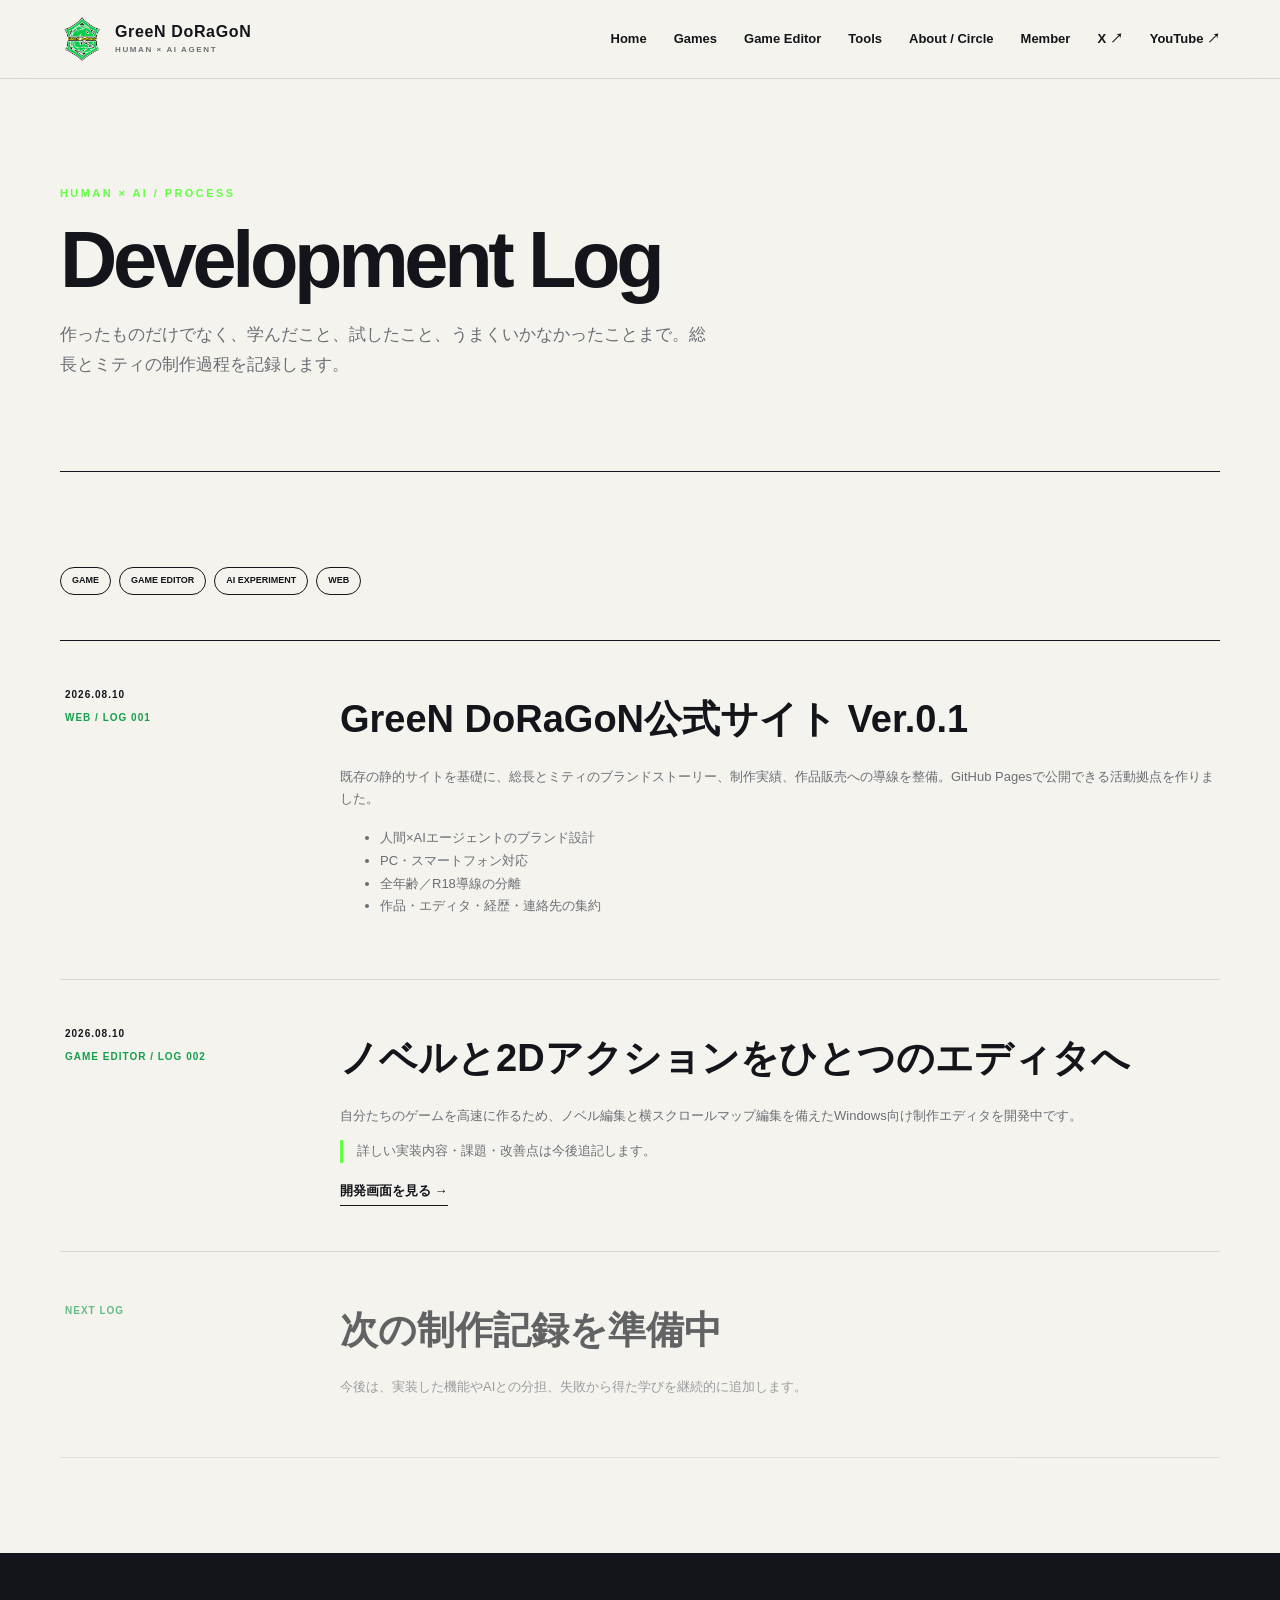
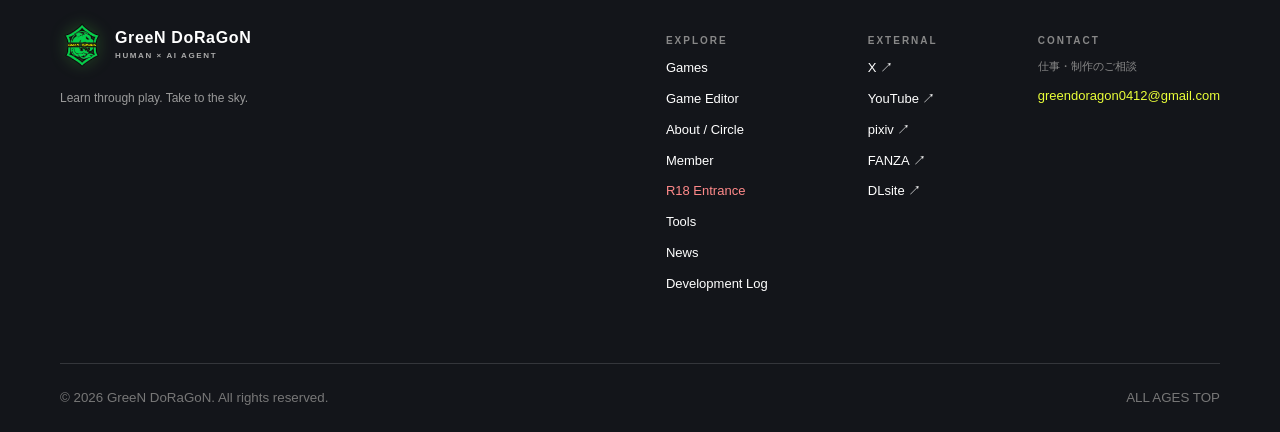
<file: development-log/index.html>
<!doctype html><html lang="ja"><head><meta charset="utf-8"><meta name="viewport" content="width=device-width, initial-scale=1"><meta name="description" content="総長とミティによる制作・開発の記録。"><title>Development Log — GreeN DoRaGoN</title><link rel="stylesheet" href="../assets/style.css"><script src="../assets/site-data.js" defer></script><script src="../assets/app.js" defer></script></head>
<body data-page="log" data-depth="1"><a class="skip-link" href="#main">本文へ移動</a><div data-site-header></div><main id="main"><header class="page-hero wrap"><p class="eyebrow">HUMAN × AI / PROCESS</p><h1>Development Log</h1><p>作ったものだけでなく、学んだこと、試したこと、うまくいかなかったことまで。総長とミティの制作過程を記録します。</p></header><section class="wrap section"><div class="log-filter-note"><span>GAME</span><span>GAME EDITOR</span><span>AI EXPERIMENT</span><span>WEB</span></div><div class="log-entries"><article><div><time>2026.08.10</time><span>WEB / LOG 001</span></div><div><h2>GreeN DoRaGoN公式サイト Ver.0.1</h2><p>既存の静的サイトを基礎に、総長とミティのブランドストーリー、制作実績、作品販売への導線を整備。GitHub Pagesで公開できる活動拠点を作りました。</p><ul><li>人間×AIエージェントのブランド設計</li><li>PC・スマートフォン対応</li><li>全年齢／R18導線の分離</li><li>作品・エディタ・経歴・連絡先の集約</li></ul></div></article><article><div><time>2026.08.10</time><span>GAME EDITOR / LOG 002</span></div><div><h2>ノベルと2Dアクションをひとつのエディタへ</h2><p>自分たちのゲームを高速に作るため、ノベル編集と横スクロールマップ編集を備えたWindows向け制作エディタを開発中です。</p><p class="log-placeholder">詳しい実装内容・課題・改善点は今後追記します。</p><a class="text-link" href="../game-editor/index.html">開発画面を見る →</a></div></article><article class="coming-log"><div><span>NEXT LOG</span></div><div><h2>次の制作記録を準備中</h2><p>今後は、実装した機能やAIとの分担、失敗から得た学びを継続的に追加します。</p></div></article></div></section></main><div data-site-footer></div></body></html>
</file>
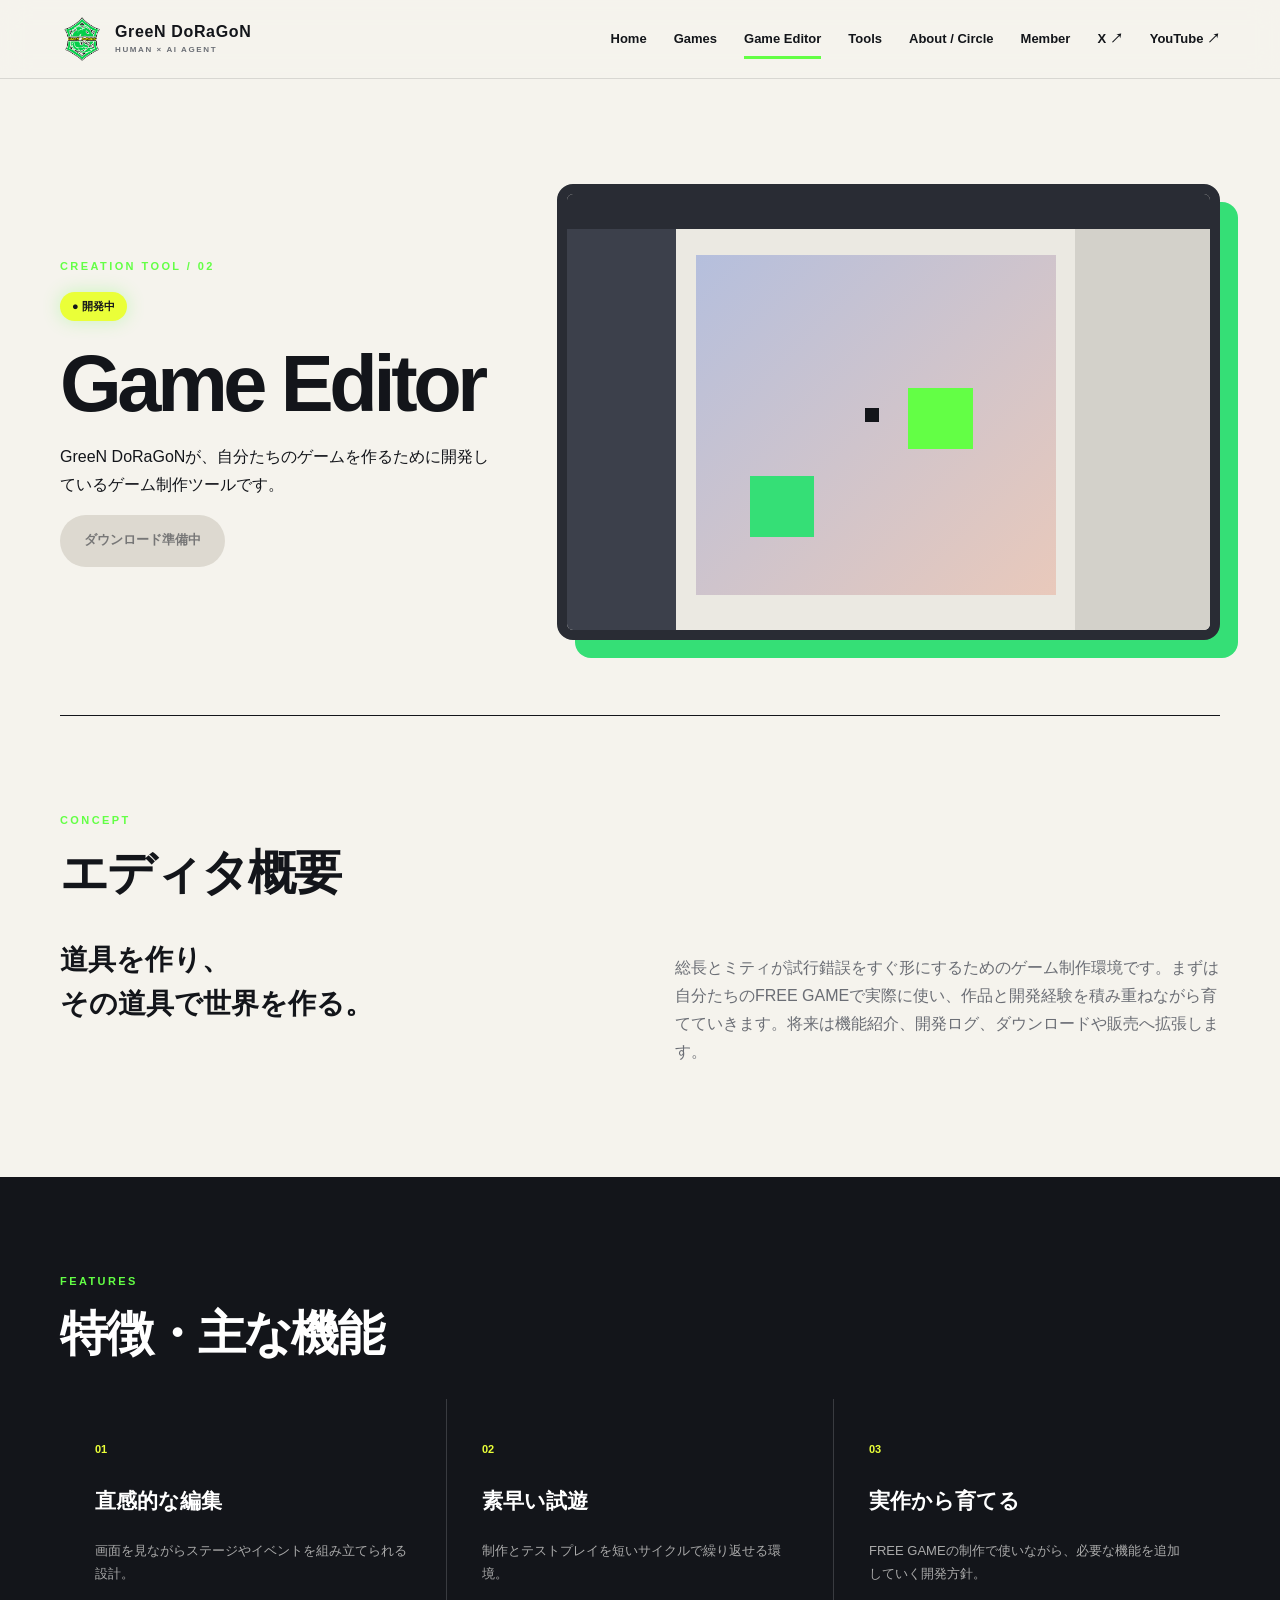
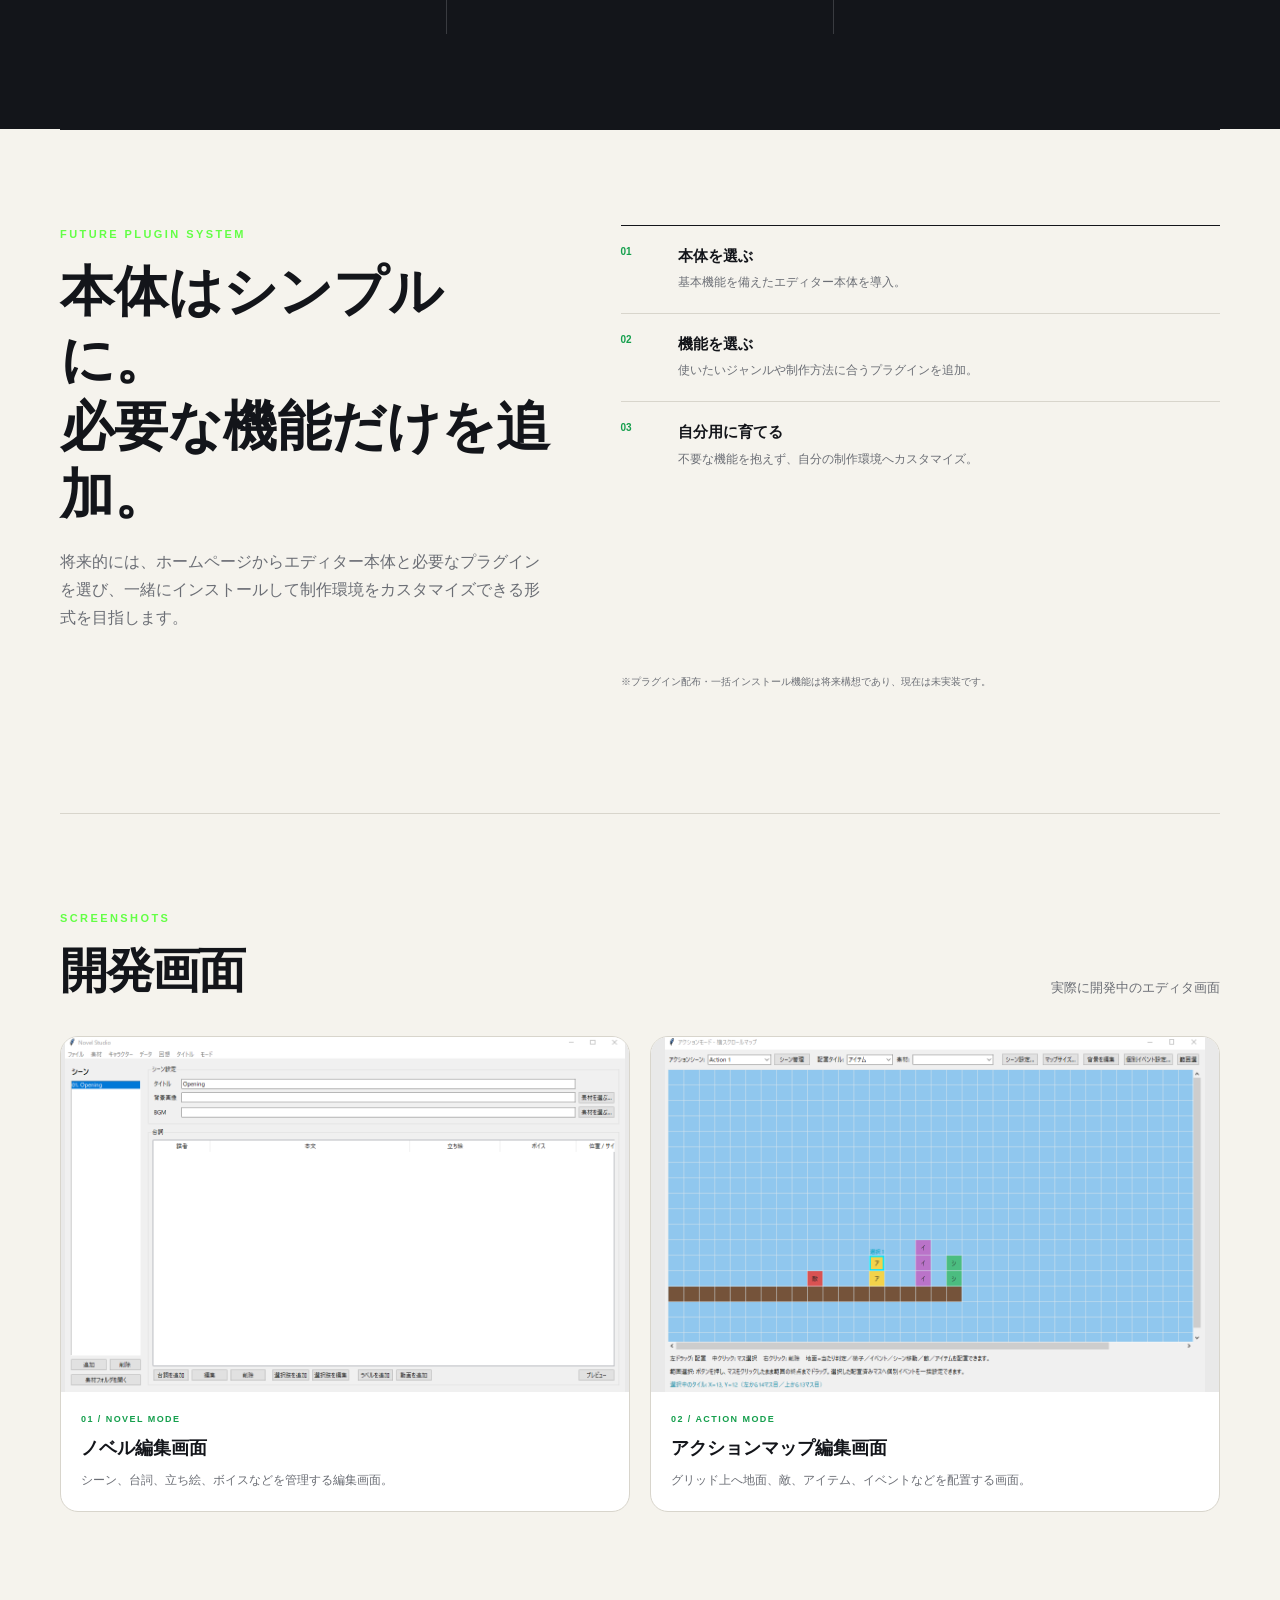
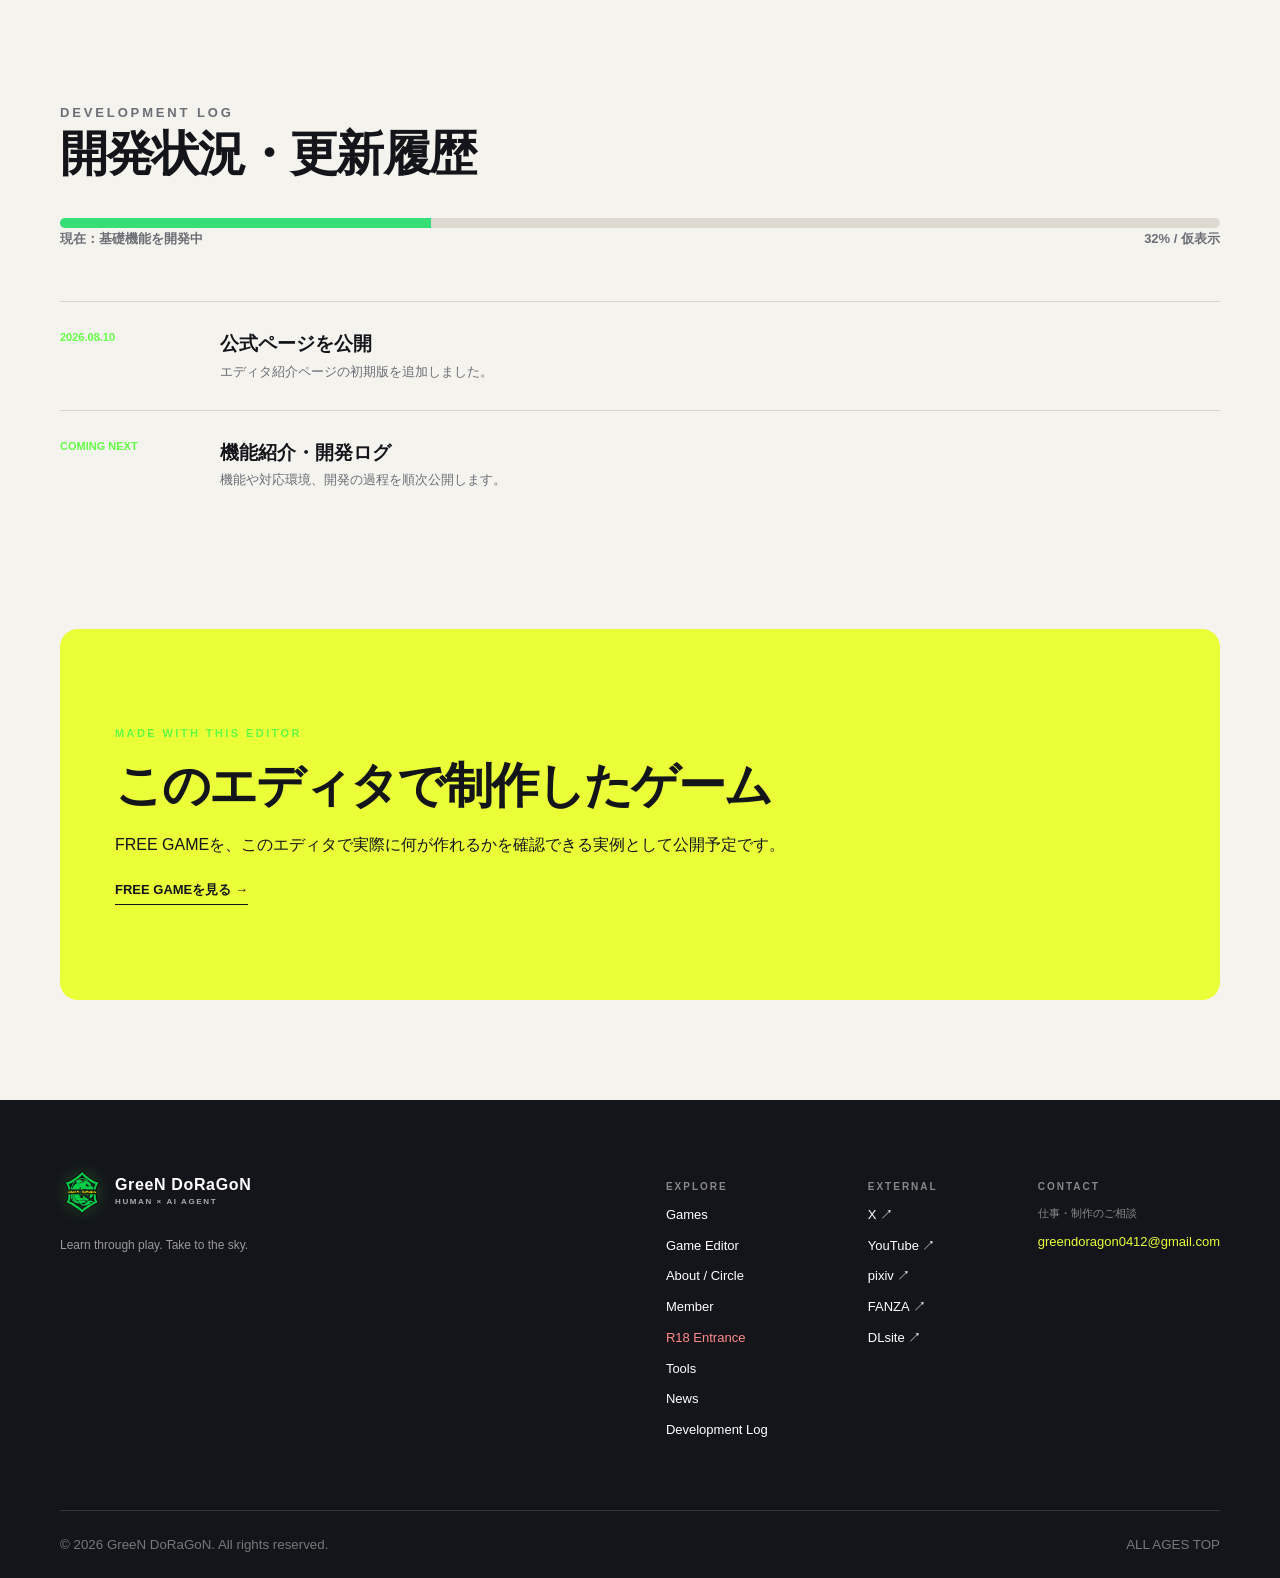
<file: game-editor/index.html>
<!doctype html><html lang="ja"><head><meta charset="utf-8"><meta name="viewport" content="width=device-width, initial-scale=1"><meta name="description" content="GreeN DoRaGoNが自分たちのゲームを作るために開発しているゲーム制作エディタ。"><title>Game Editor — GreeN DoRaGoN</title><link rel="stylesheet" href="../assets/style.css"><script src="../assets/site-data.js" defer></script><script src="../assets/app.js" defer></script></head>
<body data-page="editor" data-depth="1"><a class="skip-link" href="#main">本文へ移動</a><div data-site-header></div><main id="main">
<header class="page-hero wrap editor-hero"><div><p class="eyebrow">CREATION TOOL / 02</p><span class="status">● 開発中</span><h1>Game Editor</h1><p>GreeN DoRaGoNが、自分たちのゲームを作るために開発しているゲーム制作ツールです。</p><span class="button disabled" aria-disabled="true">ダウンロード準備中</span></div><div class="editor-mock" aria-label="エディタ画面の仮イメージ"><div class="mock-top"></div><div class="mock-side"></div><div class="mock-stage"><i></i><i></i><b></b></div><div class="mock-panel"></div></div></header>
<section class="wrap section"><div class="section-head"><div><p class="eyebrow">CONCEPT</p><h2>エディタ概要</h2></div></div><div class="two-col"><p class="big-copy">道具を作り、<br>その道具で世界を作る。</p><p>総長とミティが試行錯誤をすぐ形にするためのゲーム制作環境です。まずは自分たちのFREE GAMEで実際に使い、作品と開発経験を積み重ねながら育てていきます。将来は機能紹介、開発ログ、ダウンロードや販売へ拡張します。</p></div></section>
<section class="dark-section"><div class="wrap section"><div class="section-head"><div><p class="eyebrow">FEATURES</p><h2>特徴・主な機能</h2></div></div><div class="feature-grid"><article><span>01</span><h3>直感的な編集</h3><p>画面を見ながらステージやイベントを組み立てられる設計。</p></article><article><span>02</span><h3>素早い試遊</h3><p>制作とテストプレイを短いサイクルで繰り返せる環境。</p></article><article><span>03</span><h3>実作から育てる</h3><p>FREE GAMEの制作で使いながら、必要な機能を追加していく開発方針。</p></article></div></div></section>
<section class="wrap section plugin-vision"><div><p class="eyebrow">FUTURE PLUGIN SYSTEM</p><h2>本体はシンプルに。<br>必要な機能だけを追加。</h2><p>将来的には、ホームページからエディター本体と必要なプラグインを選び、一緒にインストールして制作環境をカスタマイズできる形式を目指します。</p></div><ol><li><span>01</span><strong>本体を選ぶ</strong><p>基本機能を備えたエディター本体を導入。</p></li><li><span>02</span><strong>機能を選ぶ</strong><p>使いたいジャンルや制作方法に合うプラグインを追加。</p></li><li><span>03</span><strong>自分用に育てる</strong><p>不要な機能を抱えず、自分の制作環境へカスタマイズ。</p></li></ol><small>※プラグイン配布・一括インストール機能は将来構想であり、現在は未実装です。</small></section>
<section class="wrap section"><div class="section-head"><div><p class="eyebrow">SCREENSHOTS</p><h2>開発画面</h2></div><p>実際に開発中のエディタ画面</p></div><div class="shot-grid"><figure class="editor-shot"><img src="../assets/images/editor-novel-screen.png" alt="Novel Studioのシーン・台詞編集画面"><figcaption><span>01 / NOVEL MODE</span><strong>ノベル編集画面</strong><p>シーン、台詞、立ち絵、ボイスなどを管理する編集画面。</p></figcaption></figure><figure class="editor-shot"><img src="../assets/images/editor-action-map-screen.png" alt="アクションモードの横スクロールマップ編集画面"><figcaption><span>02 / ACTION MODE</span><strong>アクションマップ編集画面</strong><p>グリッド上へ地面、敵、アイテム、イベントなどを配置する画面。</p></figcaption></figure></div></section>
<section class="wrap section timeline"><div class="section-head"><div><p class="eyebrow">DEVELOPMENT LOG</p><h2>開発状況・更新履歴</h2></div></div><div class="progress"><div style="width:32%"></div></div><p class="progress-label"><span>現在：基礎機能を開発中</span><span>32% / 仮表示</span></p><ol><li><time>2026.08.10</time><div><h3>公式ページを公開</h3><p>エディタ紹介ページの初期版を追加しました。</p></div></li><li><time>COMING NEXT</time><div><h3>機能紹介・開発ログ</h3><p>機能や対応環境、開発の過程を順次公開します。</p></div></li></ol></section>
<section class="wrap section related"><p class="eyebrow">MADE WITH THIS EDITOR</p><h2>このエディタで制作したゲーム</h2><p>FREE GAMEを、このエディタで実際に何が作れるかを確認できる実例として公開予定です。</p><a class="text-link" href="../games/index.html#free-title">FREE GAMEを見る →</a></section></main><div data-site-footer></div></body></html>
</file>
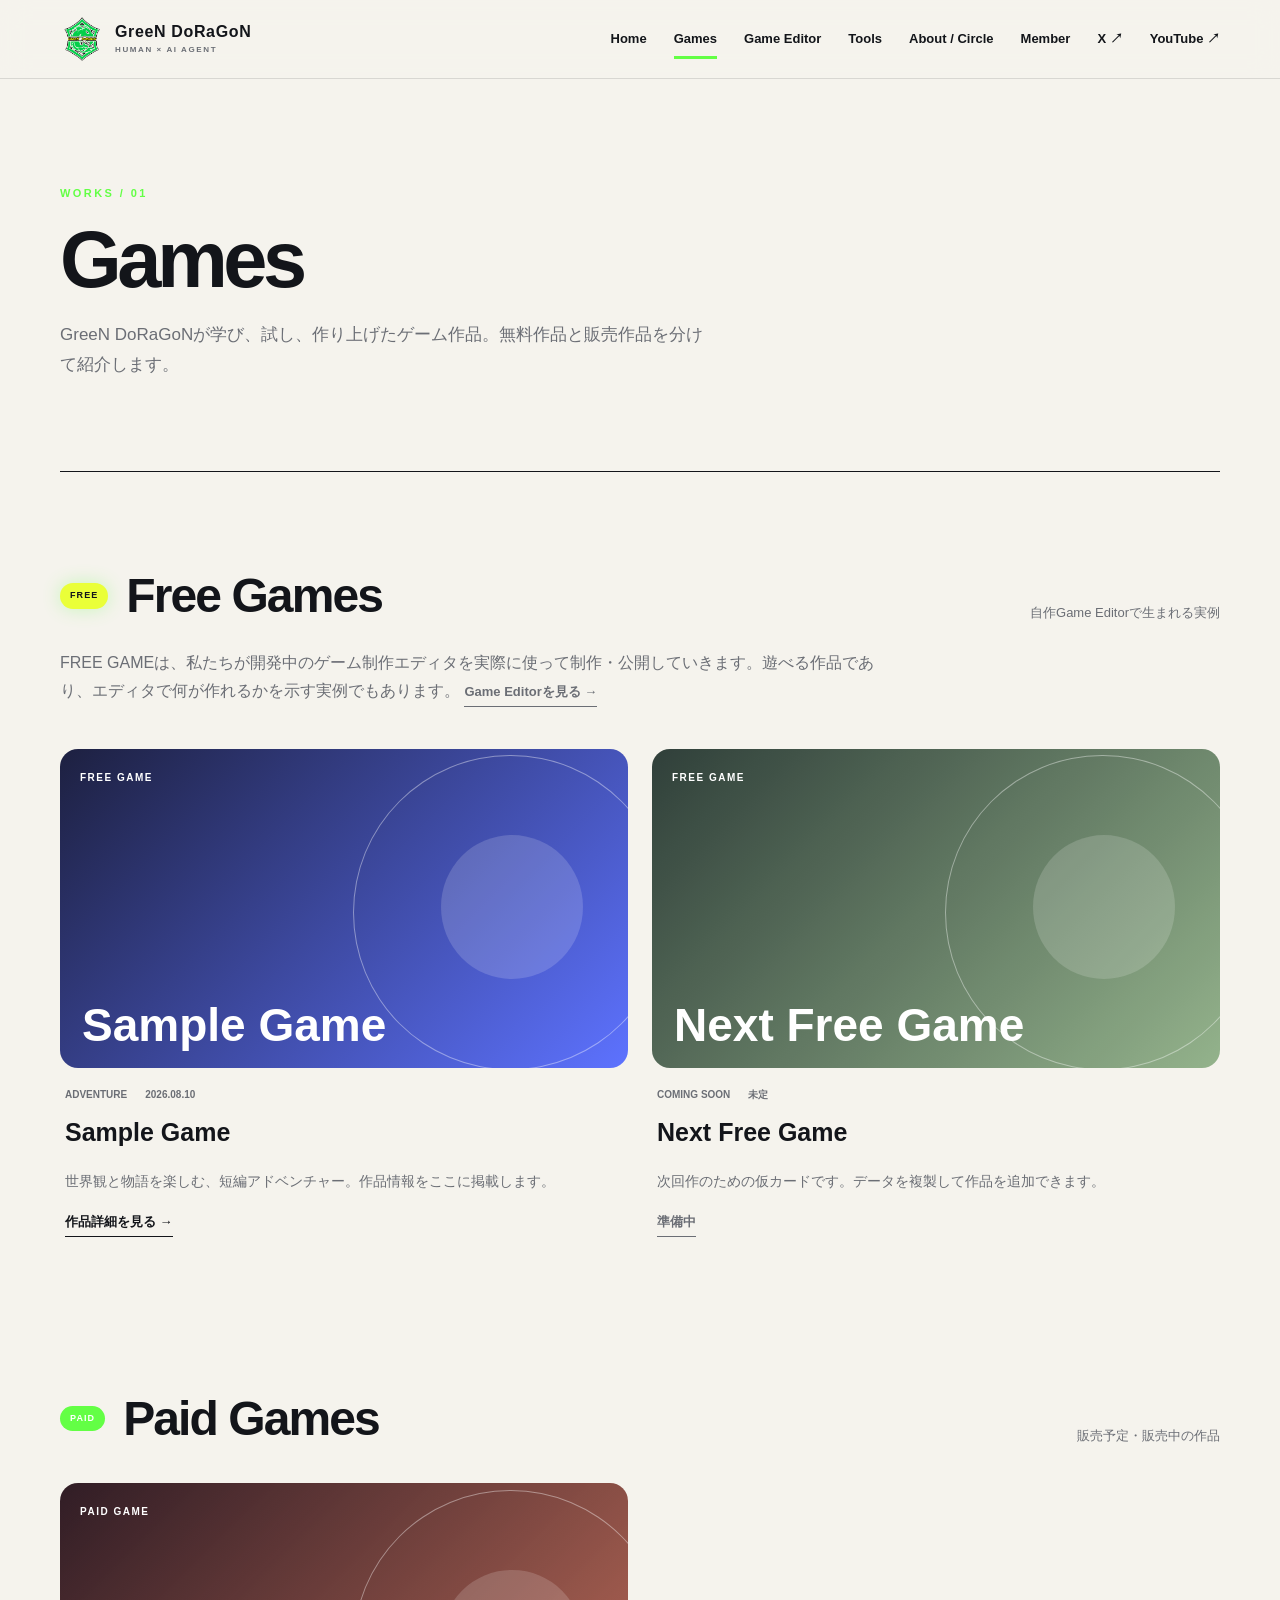
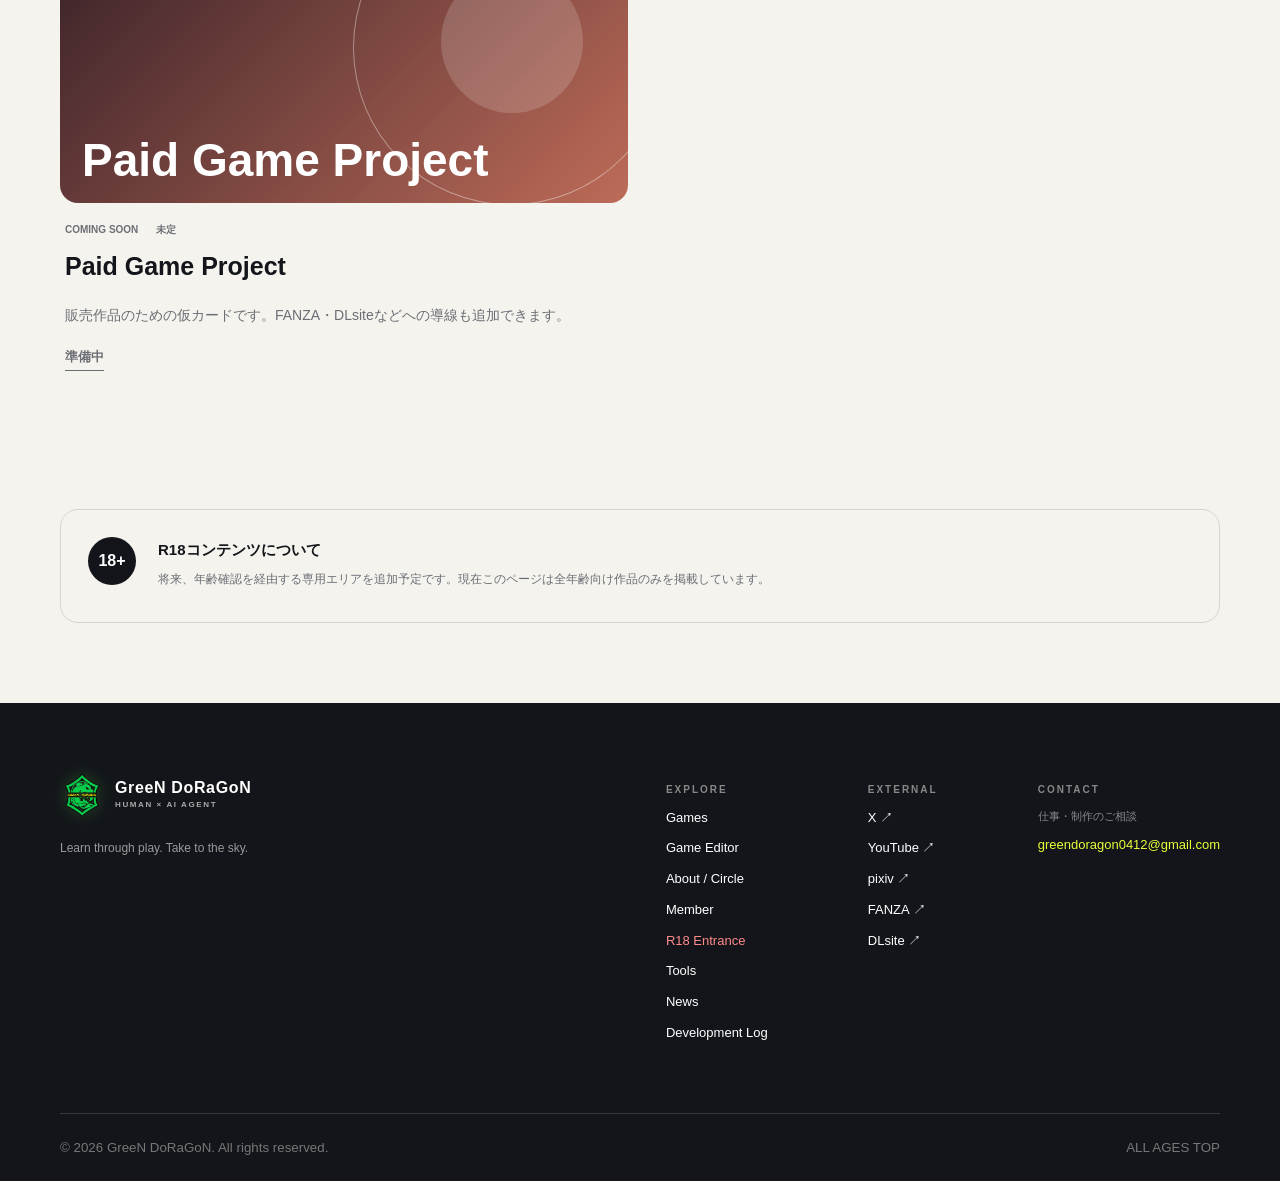
<file: games/index.html>
<!doctype html><html lang="ja"><head><meta charset="utf-8"><meta name="viewport" content="width=device-width, initial-scale=1"><meta name="description" content="GreeN DoRaGoNが公開するゲーム作品一覧。"><title>Games — GreeN DoRaGoN</title><link rel="stylesheet" href="../assets/style.css"><script src="../assets/site-data.js" defer></script><script src="../assets/app.js" defer></script></head>
<body data-page="games" data-depth="1"><a class="skip-link" href="#main">本文へ移動</a><div data-site-header></div>
<main id="main"><header class="page-hero wrap"><p class="eyebrow">WORKS / 01</p><h1>Games</h1><p>GreeN DoRaGoNが学び、試し、作り上げたゲーム作品。無料作品と販売作品を分けて紹介します。</p></header>
<section class="wrap section game-section" aria-labelledby="free-title"><div class="category-head"><div><span class="category-tag free">FREE</span><h2 id="free-title">Free Games</h2></div><p>自作Game Editorで生まれる実例</p></div><p class="section-intro">FREE GAMEは、私たちが開発中のゲーム制作エディタを実際に使って制作・公開していきます。遊べる作品であり、エディタで何が作れるかを示す実例でもあります。 <a class="text-link" href="../game-editor/index.html">Game Editorを見る →</a></p><div class="game-grid" data-games="free"></div></section>
<section class="wrap section game-section" aria-labelledby="paid-title"><div class="category-head"><div><span class="category-tag paid">PAID</span><h2 id="paid-title">Paid Games</h2></div><p>販売予定・販売中の作品</p></div><div class="game-grid" data-games="paid"></div></section>
<aside class="wrap r18-note"><span>18+</span><div><h2>R18コンテンツについて</h2><p>将来、年齢確認を経由する専用エリアを追加予定です。現在このページは全年齢向け作品のみを掲載しています。</p></div></aside></main><div data-site-footer></div></body></html>
</file>
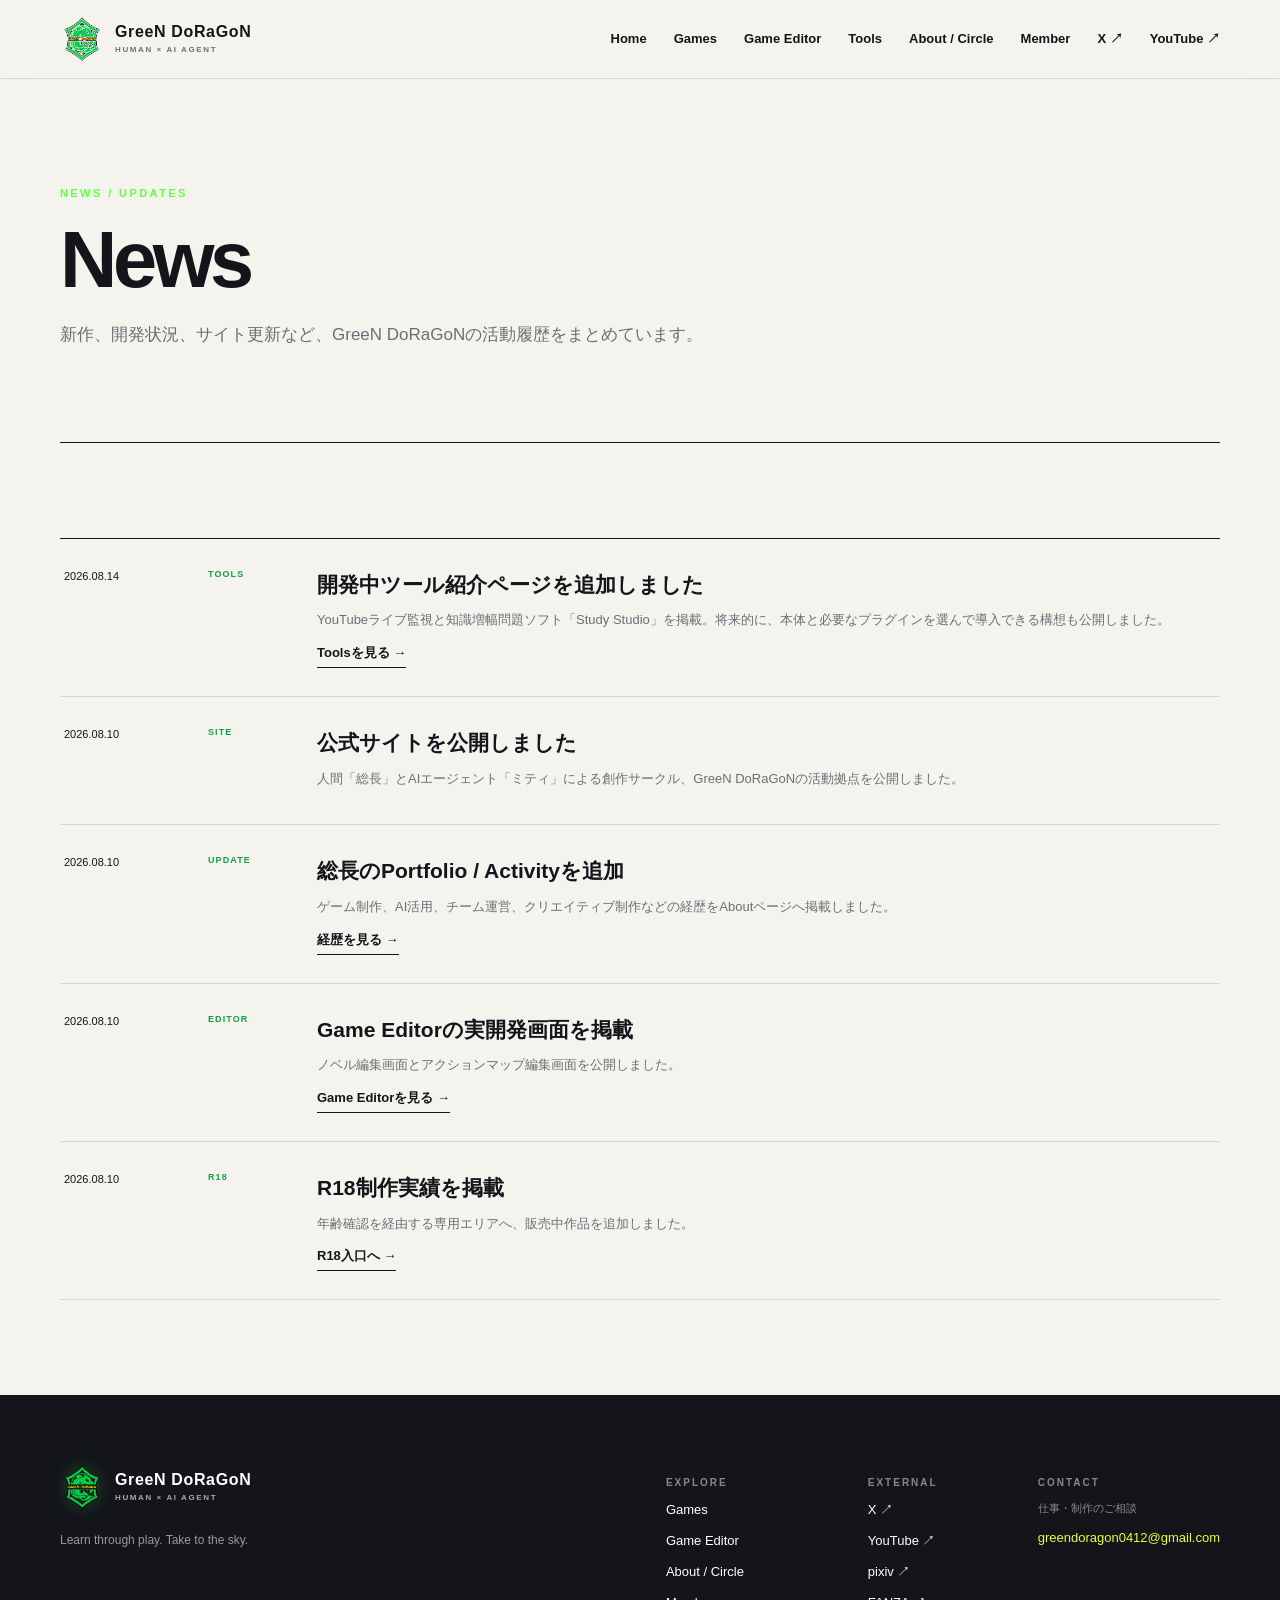
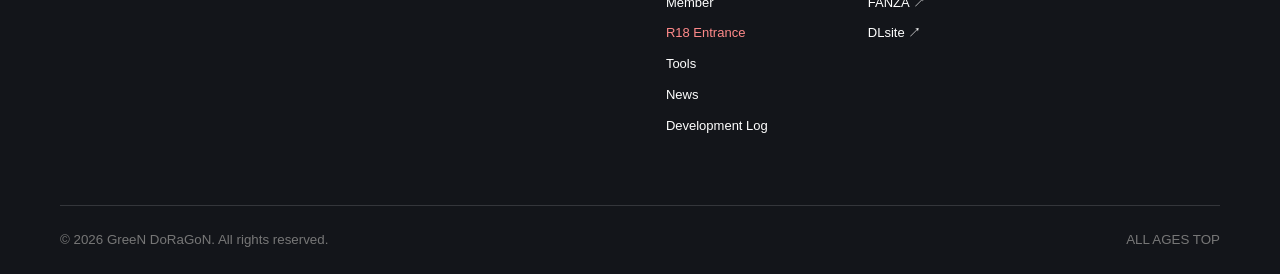
<file: news/index.html>
<!doctype html><html lang="ja"><head><meta charset="utf-8"><meta name="viewport" content="width=device-width, initial-scale=1"><meta name="description" content="GreeN DoRaGoNの新作・サイト更新・活動のお知らせ。"><title>News — GreeN DoRaGoN</title><link rel="stylesheet" href="../assets/style.css"><script src="../assets/site-data.js" defer></script><script src="../assets/app.js" defer></script></head>
<body data-page="news" data-depth="1"><a class="skip-link" href="#main">本文へ移動</a><div data-site-header></div><main id="main"><header class="page-hero wrap"><p class="eyebrow">NEWS / UPDATES</p><h1>News</h1><p>新作、開発状況、サイト更新など、GreeN DoRaGoNの活動履歴をまとめています。</p></header><section class="wrap section"><div class="archive-list">
<article><time>2026.08.14</time><span>TOOLS</span><div><h2>開発中ツール紹介ページを追加しました</h2><p>YouTubeライブ監視と知識増幅問題ソフト「Study Studio」を掲載。将来的に、本体と必要なプラグインを選んで導入できる構想も公開しました。</p><a class="text-link" href="../tools/index.html">Toolsを見る →</a></div></article>
<article><time>2026.08.10</time><span>SITE</span><div><h2>公式サイトを公開しました</h2><p>人間「総長」とAIエージェント「ミティ」による創作サークル、GreeN DoRaGoNの活動拠点を公開しました。</p></div></article>
<article><time>2026.08.10</time><span>UPDATE</span><div><h2>総長のPortfolio / Activityを追加</h2><p>ゲーム制作、AI活用、チーム運営、クリエイティブ制作などの経歴をAboutページへ掲載しました。</p><a class="text-link" href="../about/index.html#socho-portfolio">経歴を見る →</a></div></article>
<article><time>2026.08.10</time><span>EDITOR</span><div><h2>Game Editorの実開発画面を掲載</h2><p>ノベル編集画面とアクションマップ編集画面を公開しました。</p><a class="text-link" href="../game-editor/index.html">Game Editorを見る →</a></div></article>
<article><time>2026.08.10</time><span>R18</span><div><h2>R18制作実績を掲載</h2><p>年齢確認を経由する専用エリアへ、販売中作品を追加しました。</p><a class="text-link" href="../r18/index.html">R18入口へ →</a></div></article>
</div></section></main><div data-site-footer></div></body></html>
</file>
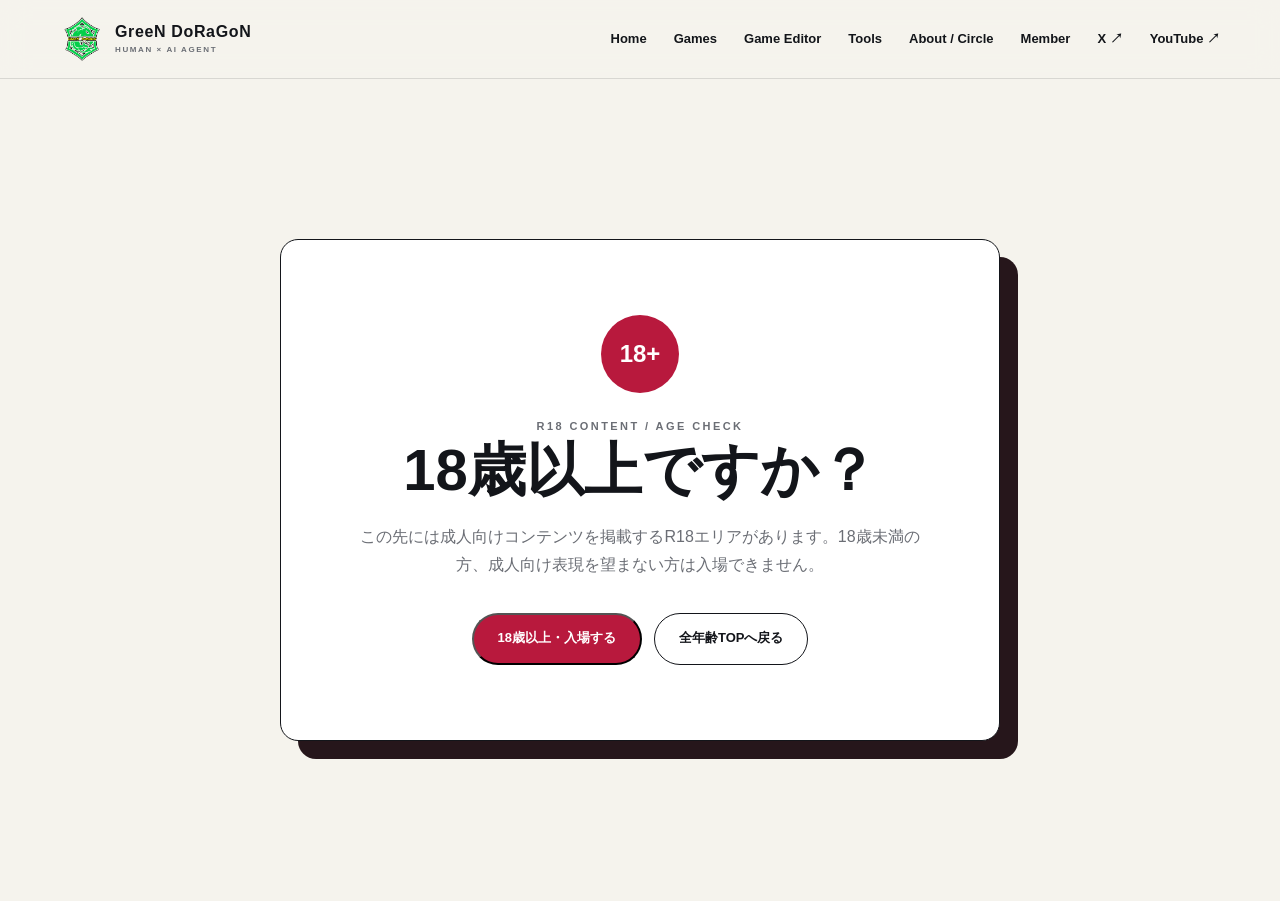
<file: r18/index.html>
<!doctype html><html lang="ja"><head><meta charset="utf-8"><meta name="viewport" content="width=device-width, initial-scale=1"><meta name="robots" content="noindex"><meta name="description" content="GreeN DoRaGoN R18エリア年齢確認。"><title>Age Check — GreeN DoRaGoN</title><link rel="stylesheet" href="../assets/style.css"><script src="../assets/site-data.js" defer></script><script src="../assets/app.js" defer></script><script src="access.js" defer></script></head>
<body class="r18-body" data-page="r18" data-depth="1"><a class="skip-link" href="#main">本文へ移動</a><div data-site-header></div><main id="main" class="age-gate wrap"><section class="age-card" aria-labelledby="age-title"><span class="age-badge">18+</span><p class="eyebrow">R18 CONTENT / AGE CHECK</p><h1 id="age-title">18歳以上ですか？</h1><p>この先には成人向けコンテンツを掲載するR18エリアがあります。18歳未満の方、成人向け表現を望まない方は入場できません。</p><div class="age-actions"><button class="button danger" type="button" data-age-confirm>18歳以上・入場する</button><a class="button ghost" href="../index.html">全年齢TOPへ戻る</a></div></section></main></body></html>
</file>
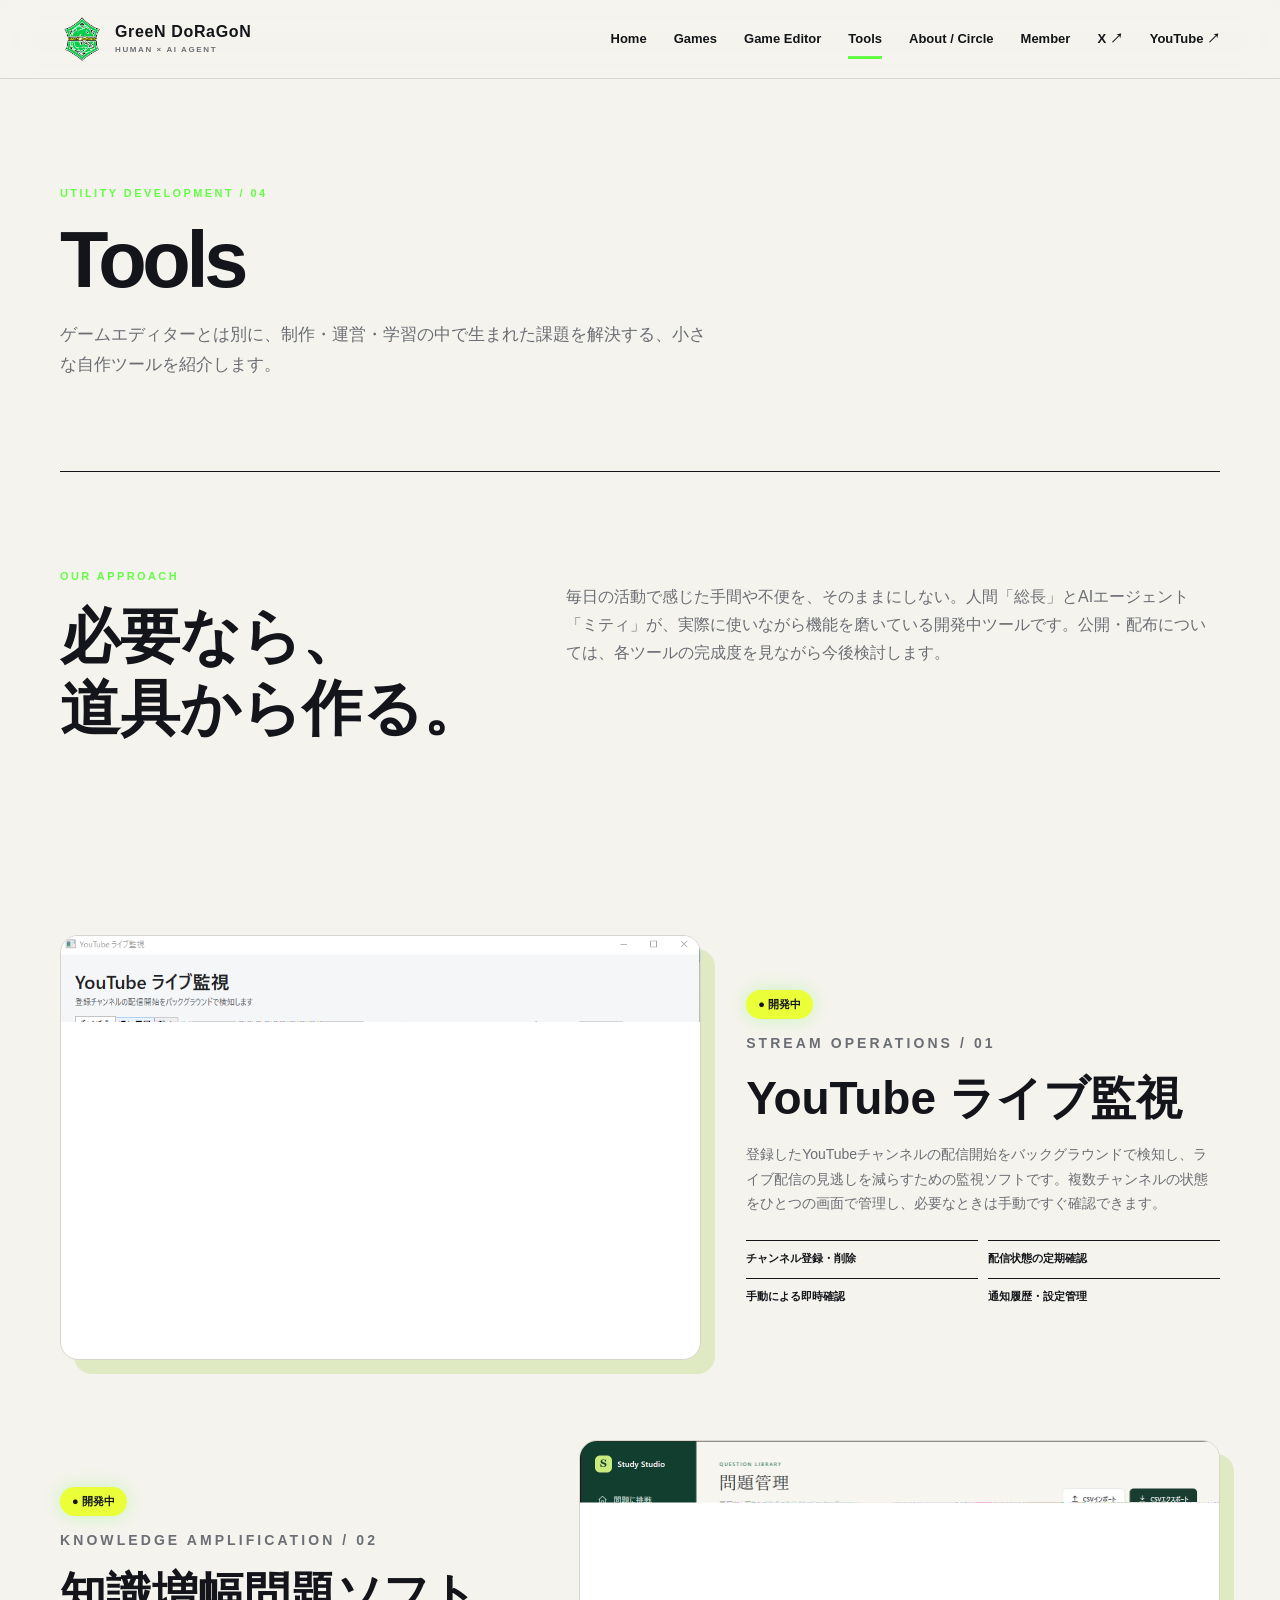
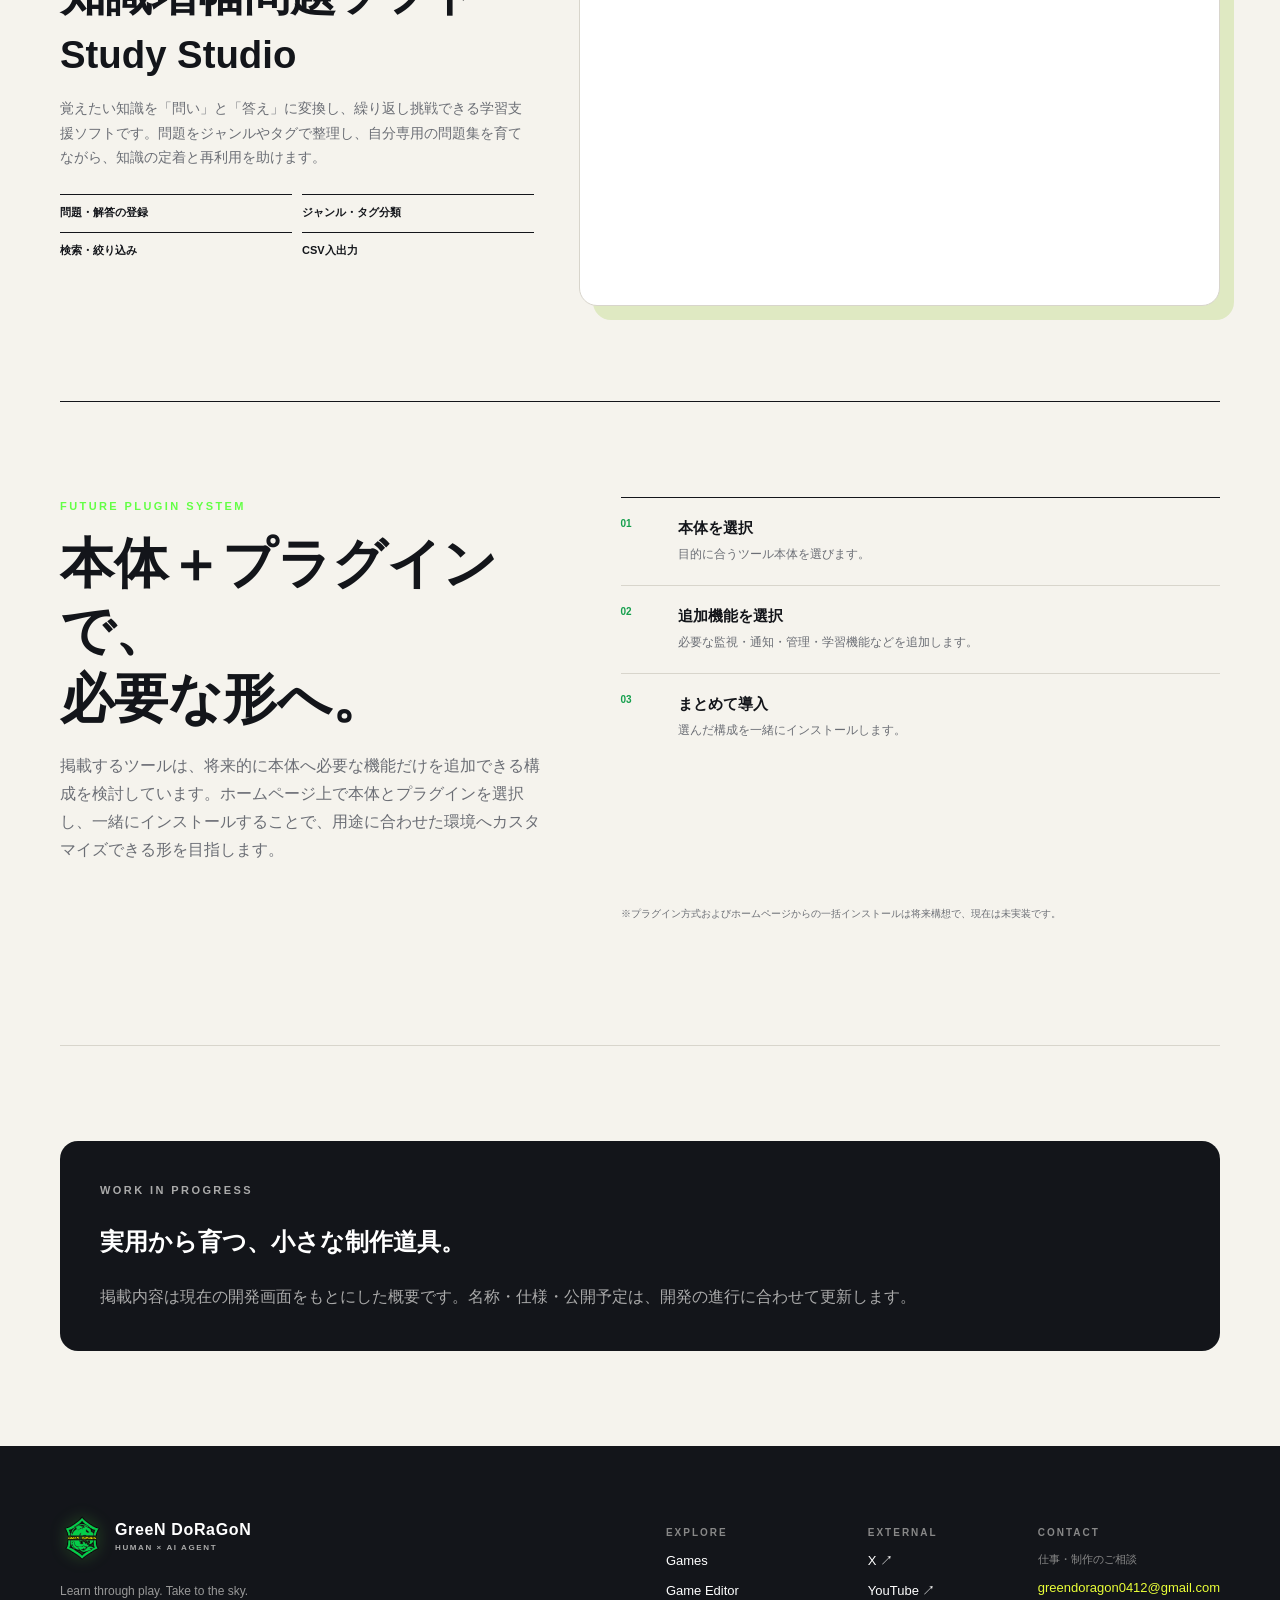
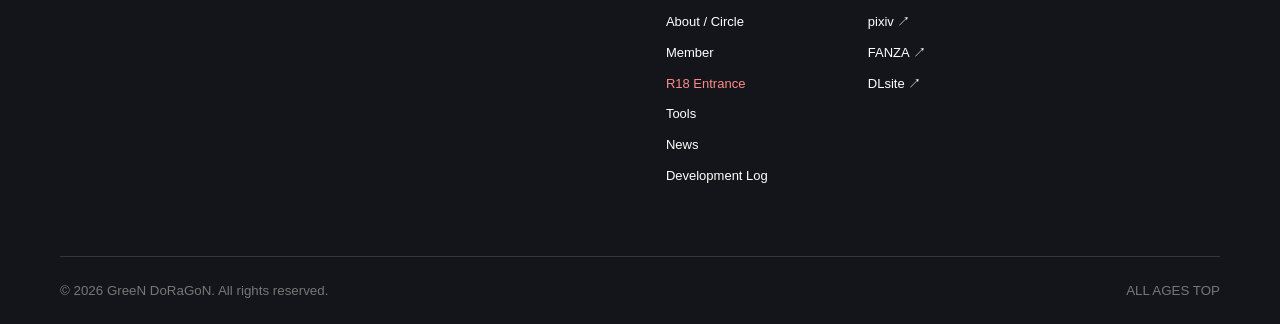
<file: tools/index.html>
<!doctype html>
<html lang="ja">
<head>
  <meta charset="utf-8"><meta name="viewport" content="width=device-width, initial-scale=1">
  <meta name="description" content="GreeN DoRaGoNが開発している、制作・運営・学習を支える小さなツールの紹介。">
  <title>Tools — GreeN DoRaGoN</title>
  <link rel="stylesheet" href="../assets/style.css"><script src="../assets/site-data.js" defer></script><script src="../assets/app.js" defer></script>
</head>
<body data-page="tools" data-depth="1"><a class="skip-link" href="#main">本文へ移動</a><div data-site-header></div>
<main id="main">
  <header class="page-hero wrap"><p class="eyebrow">UTILITY DEVELOPMENT / 04</p><h1>Tools</h1><p>ゲームエディターとは別に、制作・運営・学習の中で生まれた課題を解決する、小さな自作ツールを紹介します。</p></header>
  <section class="wrap section tools-intro"><div><p class="eyebrow">OUR APPROACH</p><h2>必要なら、<br>道具から作る。</h2></div><p>毎日の活動で感じた手間や不便を、そのままにしない。人間「総長」とAIエージェント「ミティ」が、実際に使いながら機能を磨いている開発中ツールです。公開・配布については、各ツールの完成度を見ながら今後検討します。</p></section>
  <section class="wrap section tool-showcase" aria-label="開発中ツール一覧">
    <article class="tool-card"><figure class="tool-screen"><img src="../assets/images/tool-youtube-monitor.png" alt="YouTubeライブ監視ソフトのチャンネル管理画面"></figure><div class="tool-info"><span class="status">● 開発中</span><p class="eyebrow">STREAM OPERATIONS / 01</p><h2>YouTube ライブ監視</h2><p>登録したYouTubeチャンネルの配信開始をバックグラウンドで検知し、ライブ配信の見逃しを減らすための監視ソフトです。複数チャンネルの状態をひとつの画面で管理し、必要なときは手動ですぐ確認できます。</p><div class="tool-features"><span>チャンネル登録・削除</span><span>配信状態の定期確認</span><span>手動による即時確認</span><span>通知履歴・設定管理</span></div></div></article>
    <article class="tool-card"><figure class="tool-screen"><img src="../assets/images/tool-study-studio.png" alt="Study Studioの問題管理画面"></figure><div class="tool-info"><span class="status">● 開発中</span><p class="eyebrow">KNOWLEDGE AMPLIFICATION / 02</p><h2>知識増幅問題ソフト<br><small>Study Studio</small></h2><p>覚えたい知識を「問い」と「答え」に変換し、繰り返し挑戦できる学習支援ソフトです。問題をジャンルやタグで整理し、自分専用の問題集を育てながら、知識の定着と再利用を助けます。</p><div class="tool-features"><span>問題・解答の登録</span><span>ジャンル・タグ分類</span><span>検索・絞り込み</span><span>CSV入出力</span></div></div></article>
  </section>
  <section class="wrap section plugin-vision"><div><p class="eyebrow">FUTURE PLUGIN SYSTEM</p><h2>本体＋プラグインで、<br>必要な形へ。</h2><p>掲載するツールは、将来的に本体へ必要な機能だけを追加できる構成を検討しています。ホームページ上で本体とプラグインを選択し、一緒にインストールすることで、用途に合わせた環境へカスタマイズできる形を目指します。</p></div><ol><li><span>01</span><strong>本体を選択</strong><p>目的に合うツール本体を選びます。</p></li><li><span>02</span><strong>追加機能を選択</strong><p>必要な監視・通知・管理・学習機能などを追加します。</p></li><li><span>03</span><strong>まとめて導入</strong><p>選んだ構成を一緒にインストールします。</p></li></ol><small>※プラグイン方式およびホームページからの一括インストールは将来構想で、現在は未実装です。</small></section>
  <section class="wrap section"><div class="tools-note"><p class="eyebrow">WORK IN PROGRESS</p><h2>実用から育つ、小さな制作道具。</h2><p>掲載内容は現在の開発画面をもとにした概要です。名称・仕様・公開予定は、開発の進行に合わせて更新します。</p></div></section>
</main><div data-site-footer></div></body></html>
</file>
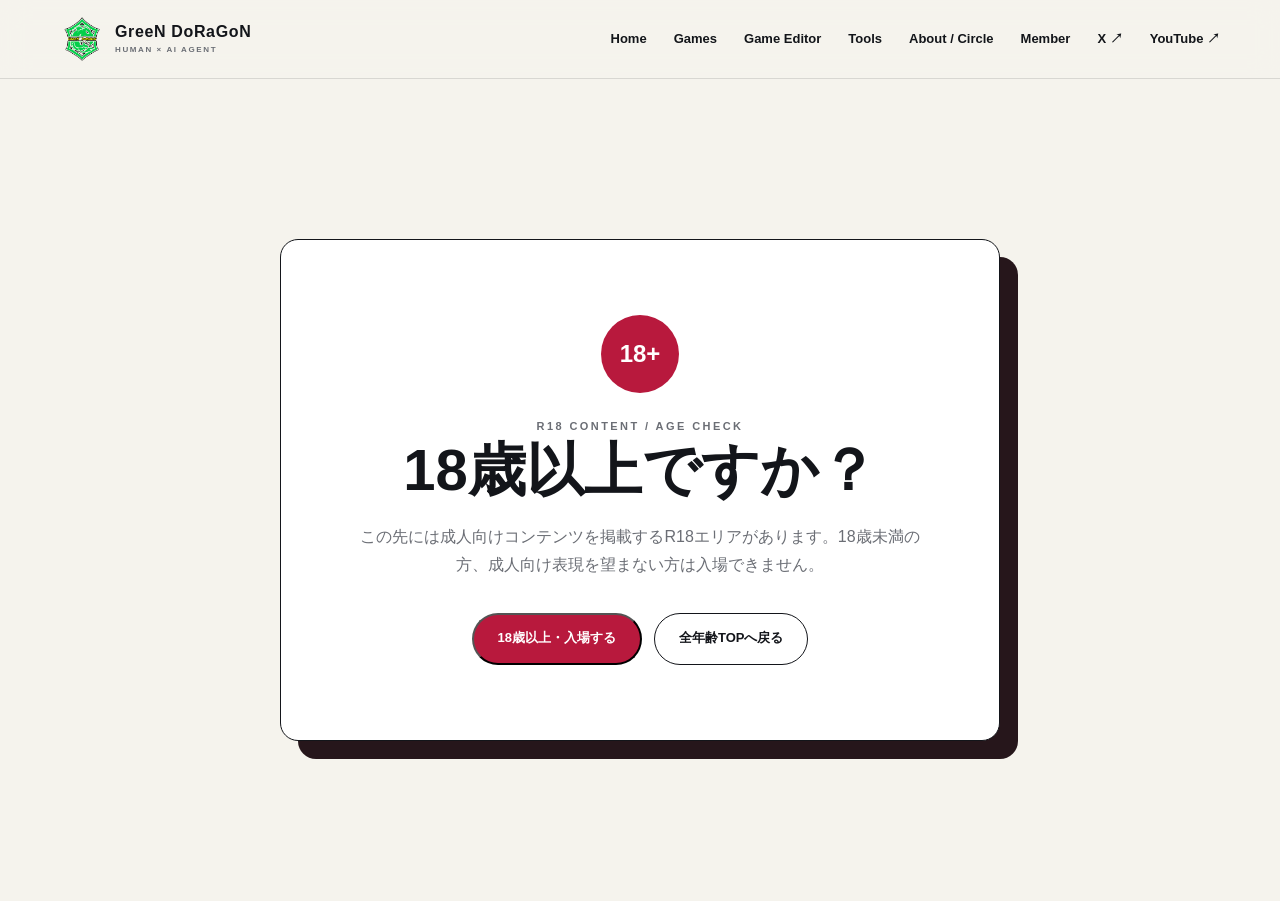
<file: r18/games/index.html>
<!doctype html><html lang="ja"><head><meta charset="utf-8"><meta name="viewport" content="width=device-width, initial-scale=1"><meta name="robots" content="noindex"><meta name="description" content="GreeN DoRaGoNのR18作品・販売実績。"><title>R18 Games — GreeN DoRaGoN</title><link rel="stylesheet" href="../../assets/style.css"><script src="../../assets/site-data.js" defer></script><script src="../../assets/app.js" defer></script><script src="../access.js" defer></script></head>
<body class="r18-body" data-page="r18" data-depth="2" data-r18-protected><a class="skip-link" href="#main">本文へ移動</a><div data-site-header></div><main id="main"><header class="page-hero r18-hero wrap"><span class="r18-status">R18 / ADULT ONLY</span><p class="eyebrow">R18 WORKS</p><h1>R18 Games</h1><p>GreeN DoRaGoNの成人向け制作実績・販売作品を掲載する独立エリアです。</p></header>
<section class="wrap section" aria-labelledby="on-sale-title"><div class="category-head"><div><span class="category-tag paid">ON SALE</span><h2 id="on-sale-title">制作実績・販売作品</h2></div><p>DLsite / FANZAで販売中</p></div><div class="r18-work-grid">
<article class="r18-work-card"><a class="r18-work-visual actual-art" href="sister/index.html"><img src="../../assets/images/r18-sister-thumbnail.jpg" alt="爆乳黒ギャルシスターの懺悔コキを受ける俺 サムネイル"></a><div class="r18-work-body"><p class="work-label">RELEASED WORK / 販売中</p><h3>爆乳黒ギャルシスターの<br>懺悔コキを受ける俺</h3><p>GreeN DoRaGoNの成人向け制作実績です。各販売サイトで作品情報をご確認いただけます。</p><a class="text-link" href="sister/index.html">作品詳細を見る →</a><div class="store-buttons"><a class="store-button dlsite" href="https://www.dlsite.com/aix/work/=/product_id/RJ01684536.html" target="_blank" rel="noopener noreferrer">DLsiteで見る ↗</a><a class="store-button fanza" href="https://www.dmm.co.jp/dc/doujin/-/detail/=/cid=d_798637/" target="_blank" rel="noopener noreferrer">FANZAで見る ↗</a></div></div></article>
<article class="r18-work-card"><a class="r18-work-visual actual-art" href="sexaroid/index.html"><img src="../../assets/images/r18-sexaroid-thumbnail.jpg" alt="童貞の俺がセクロイドを手に入れたら彼女なんて必要なくなった サムネイル"></a><div class="r18-work-body"><p class="work-label">RELEASED WORK / 販売中</p><h3>童貞の俺がセクロイドを手に入れたら<br>彼女なんて必要なくなった</h3><p>GreeN DoRaGoNの成人向け制作実績です。各販売サイトで作品情報をご確認いただけます。</p><a class="text-link" href="sexaroid/index.html">作品詳細を見る →</a><div class="store-buttons"><a class="store-button dlsite" href="https://www.dlsite.com/aix/work/=/product_id/RJ01681435.html" target="_blank" rel="noopener noreferrer">DLsiteで見る ↗</a><a class="store-button fanza" href="https://www.dmm.co.jp/dc/doujin/-/detail/=/cid=d_795678/" target="_blank" rel="noopener noreferrer">FANZAで見る ↗</a></div></div></article>
</div></section><section class="wrap r18-exit"><a class="button ghost" href="../../index.html">全年齢TOPへ</a><button class="button danger" type="button" data-age-leave>R18エリアから退出</button></section></main><div data-site-footer></div></body></html>
</file>
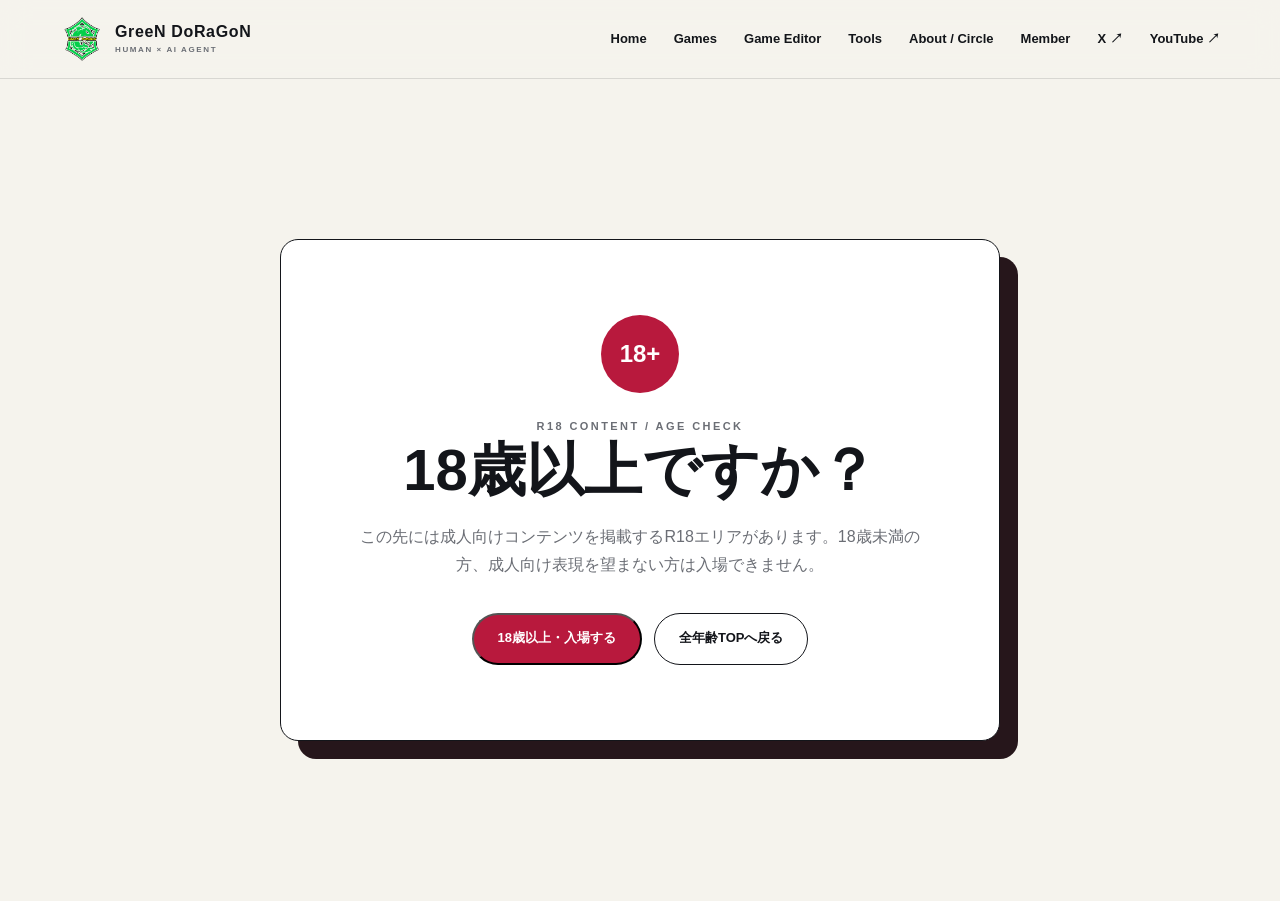
<file: r18/games/sexaroid/index.html>
<!doctype html><html lang="ja"><head><meta charset="utf-8"><meta name="viewport" content="width=device-width, initial-scale=1"><meta name="robots" content="noindex"><meta name="description" content="童貞の俺がセクロイドを手に入れたら彼女なんて必要なくなった 作品詳細。"><title>童貞の俺がセクロイドを手に入れたら彼女なんて必要なくなった — GreeN DoRaGoN</title><link rel="stylesheet" href="../../../assets/style.css"><script src="../../../assets/site-data.js" defer></script><script src="../../../assets/app.js" defer></script><script src="../../access.js" defer></script></head>
<body class="r18-body" data-page="r18" data-depth="3" data-r18-protected data-r18-gate="../../index.html"><a class="skip-link" href="#main">本文へ移動</a><div data-site-header></div><main id="main"><article class="wrap adult-detail"><a class="back-link" href="../index.html">← R18 Games</a>
<div class="adult-detail-hero"><img src="../../../assets/images/r18-sexaroid-thumbnail.jpg" alt="童貞の俺がセクロイドを手に入れたら彼女なんて必要なくなった サムネイル"><div><span class="r18-status">R18 / 販売中</span><p class="eyebrow">RELEASED WORK</p><h1>童貞の俺がセクロイドを手に入れたら<br>彼女なんて必要なくなった</h1><p>セクサロイドを手に入れた25歳の青年が、人生と性癖の変革を迎える短編デジタルノベルゲーム。</p><div class="store-buttons"><a class="store-button dlsite" href="https://www.dlsite.com/aix/work/=/product_id/RJ01681435.html" target="_blank" rel="noopener noreferrer">DLsiteで見る ↗</a><a class="store-button fanza" href="https://www.dmm.co.jp/dc/doujin/-/detail/=/cid=d_795678/" target="_blank" rel="noopener noreferrer">FANZAで見る ↗</a></div></div></div>
<section class="work-content"><div class="work-main"><section><p class="eyebrow">STORY</p><h2>物語</h2><div class="story-copy"><p>「セクサロイド」を皆さんは知っていますでしょうか。人間の性欲を処理するためだけに作られたアンドロイド。それがセクサロイドというものです。</p><p>現代社会の最新技術の英知により、既に販売されているセクサロイドが複数存在します。しかし、値段は普通車の新車1台分ほどと、決してお安い買い物ではございません。</p><p>ですが、そんなセクサロイドを購入した青年が一人……それが今回の物語の主人公です。</p><p>彼の名前は、橘大吾（たちばな だいご）。年齢25歳、彼女いない歴＝年齢であり、童貞……。</p><p>そんな彼がセクサロイドを手に入れて、人生の……いえ、性癖の変革を起こす物語が今ここに。</p></div></section><section><p class="eyebrow">PLAY CONTENT</p><h2>プレイ内容</h2><div class="content-tags"><span>フェラ</span><span>キス</span><span>耳舐め</span><span>中出し</span><span>口内射精</span><span>後背位</span></div></section></div>
<aside class="work-spec"><p class="eyebrow">PRODUCT INFO</p><h2>作品情報</h2><p>15分〜30分程度で遊べる短編デジタルノベルゲームです。選択肢のない一本道で、どなたでも気軽にお楽しみいただけます。</p><dl><div><dt>システム</dt><dd>クリックのみ／一本道</dd></div><div><dt>基本CG</dt><dd>10枚以上</dd></div><div><dt>プレイ時間</dt><dd>約15分〜30分</dd></div><div><dt>制作ツール</dt><dd>ティラノビルダー</dd></div><div><dt>使用AI</dt><dd>NoverAI</dd></div></dl></aside></section>
</article></main><div data-site-footer></div></body></html>
</file>
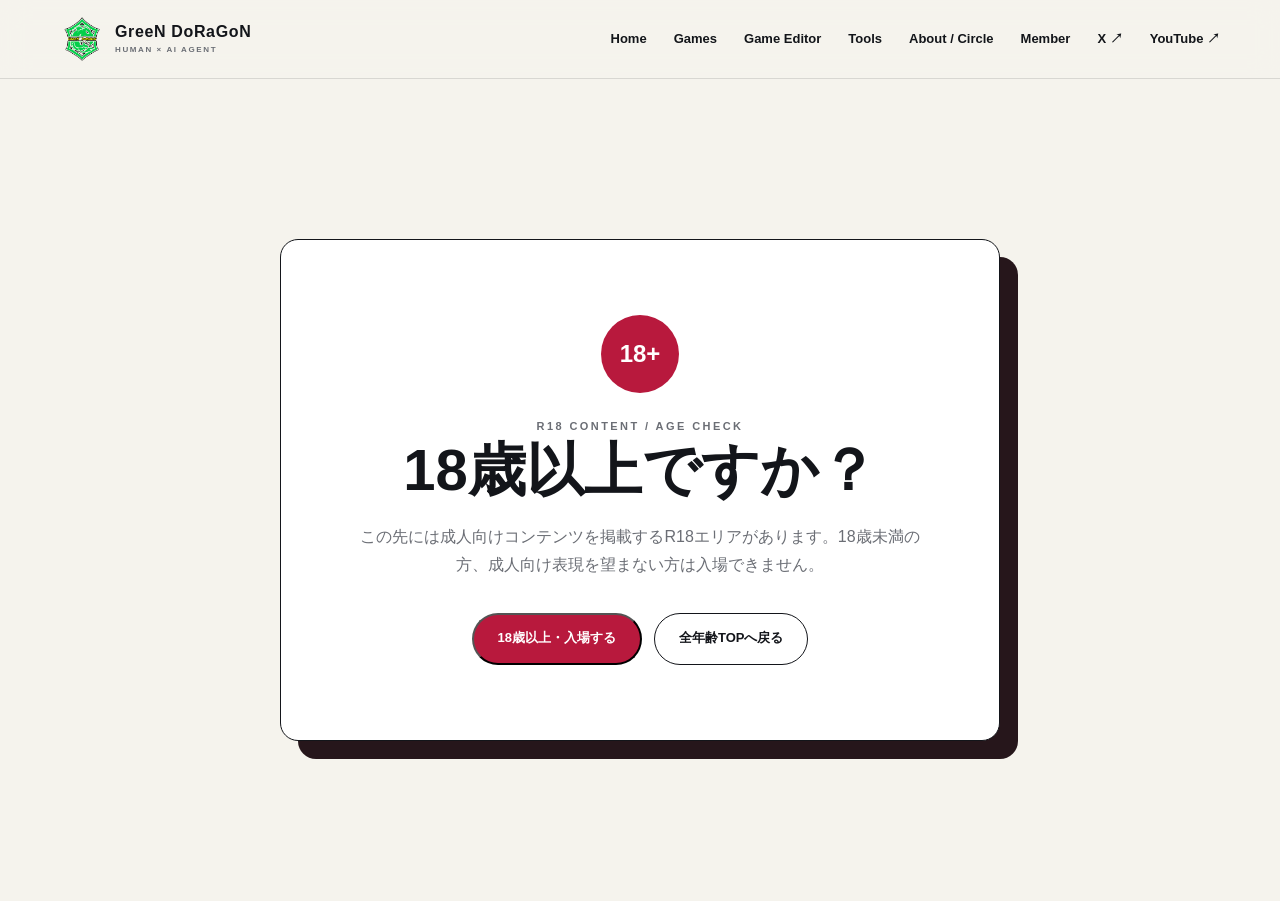
<file: r18/games/sister/index.html>
<!doctype html><html lang="ja"><head><meta charset="utf-8"><meta name="viewport" content="width=device-width, initial-scale=1"><meta name="robots" content="noindex"><meta name="description" content="爆乳黒ギャルシスターの懺悔コキを受ける俺 作品詳細。"><title>爆乳黒ギャルシスターの懺悔コキを受ける俺 — GreeN DoRaGoN</title><link rel="stylesheet" href="../../../assets/style.css"><script src="../../../assets/site-data.js" defer></script><script src="../../../assets/app.js" defer></script><script src="../../access.js" defer></script></head>
<body class="r18-body" data-page="r18" data-depth="3" data-r18-protected data-r18-gate="../../index.html"><a class="skip-link" href="#main">本文へ移動</a><div data-site-header></div><main id="main"><article class="wrap adult-detail"><a class="back-link" href="../index.html">← R18 Games</a>
<div class="adult-detail-hero"><img src="../../../assets/images/r18-sister-thumbnail.jpg" alt="爆乳黒ギャルシスターの懺悔コキを受ける俺 サムネイル"><div><span class="r18-status">R18 / 販売中</span><p class="eyebrow">RELEASED WORK</p><h1>爆乳黒ギャルシスターの<br>懺悔コキを受ける俺</h1><p>シスターに憧れ続けた青年と、黒ギャルシスター・九条レイナを描く短編デジタルノベルゲーム。</p><div class="store-buttons"><a class="store-button dlsite" href="https://www.dlsite.com/aix/work/=/product_id/RJ01684536.html" target="_blank" rel="noopener noreferrer">DLsiteで見る ↗</a><a class="store-button fanza" href="https://www.dmm.co.jp/dc/doujin/-/detail/=/cid=d_798637/" target="_blank" rel="noopener noreferrer">FANZAで見る ↗</a></div></div></div>
<section class="work-content"><div class="work-main"><section><p class="eyebrow">STORY</p><h2>物語</h2><div class="story-copy"><p>シスターという言葉を聞いて、何を想像するだろうか。妹を想像する人もいるんじゃないだろうか。</p><p>ちなみに俺は、カトリック教会で神に祈りを捧げ、貧しい人々を助けようとする人々を想像する。清楚で硬派……だけでなく、誰にでも分け隔てなく、誰もがその柔らかな姿に救われるような存在……であるはずだ。</p><p>俺は小さい頃から、シスターという存在に憧れを抱いている。教科書の中で見たシスターは神秘的で、俺の目を奪って離さなかった。</p><p>大人になったら海外へ行き、本物の教会でシスターに祈りを捧げる。そう決めて、日々生きてきたのだ。</p><p>大層なことはできないが、カトリック教会の教え、イエス・キリストを基準とした聖書を真似て1日を過ごす。愛や正義を主として、道徳心を持ち神に祈りを捧げて過ごす。決して汚れなど知ってはいけないし、他者に知らせてもいけない。</p><p>そんな25年間を過ごし、一風変わった人間扱いをされつつ、それでもシスターへの憧れを消すことなく、自分なりにやってきた……のだが。</p><p>最近、この日本に本物の教会とシスターが上陸したという情報を耳にした。しかも近所にできたというものだから驚きだ。</p><p>俺はそれを神からのお告げであり、運命だと察した。高鳴る鼓動を胸に、教会ができたとされる場所を検索して足を運ぶ。</p><p>だが……俺の目の前に現れたのは、確かに教会だった。確かに教会だったのだが……。</p><blockquote>『懺悔の館〜インモラルな受精〜』</blockquote><p>いわゆる風俗店が、そこに現れていた。しかも、噂によると黒ギャルがシスターだという不届きな情報まで飛び出してきた。</p><p>あまりの冒涜に、俺の脳内は沸騰湯沸かし器のように行動へのエネルギーを溢れさせる。本物のようなたたずまいの教会を背に、俺はダッシュで家へ帰り、数万円を握り締めて舞い戻る。</p><p>これは決して汚れを許すものではない。汚れたシスターに一度物申さなければ気が済まない。俺の25年間の憧れを、このような形で侮辱しようなどとは……！</p></div><div class="character-pair"><div><span>PROTAGONIST</span><strong>神谷悠馬</strong><small>25歳</small></div><div><span>SISTER</span><strong>九条レイナ</strong><small>32歳</small></div></div></section><section><p class="eyebrow">PLAY CONTENT</p><h2>プレイ内容</h2><div class="content-tags"><span>フェラ</span><span>キス</span><span>尻コキ</span><span>中出し</span><span>口内射精</span><span>後背位</span><span>正常位</span><span>アナルセックス</span></div></section></div>
<aside class="work-spec"><p class="eyebrow">PRODUCT INFO</p><h2>作品情報</h2><p>30分〜45分程度で遊べる短編デジタルノベルゲームです。選択肢のない一本道で、どなたでも気軽にお楽しみいただけます。</p><div class="notice-box"><strong>AI使用について</strong><p>本作はAIで作られた絵を元に、加工・加筆・演出を追加して制作しています。</p></div><dl><div><dt>システム</dt><dd>クリックのみ／一本道</dd></div><div><dt>プレイ時間</dt><dd>約30分〜45分</dd></div><div><dt>制作ツール</dt><dd>ティラノビルダー</dd></div><div><dt>使用AI</dt><dd>NoverAI</dd></div></dl></aside></section>
</article></main><div data-site-footer></div></body></html>
</file>
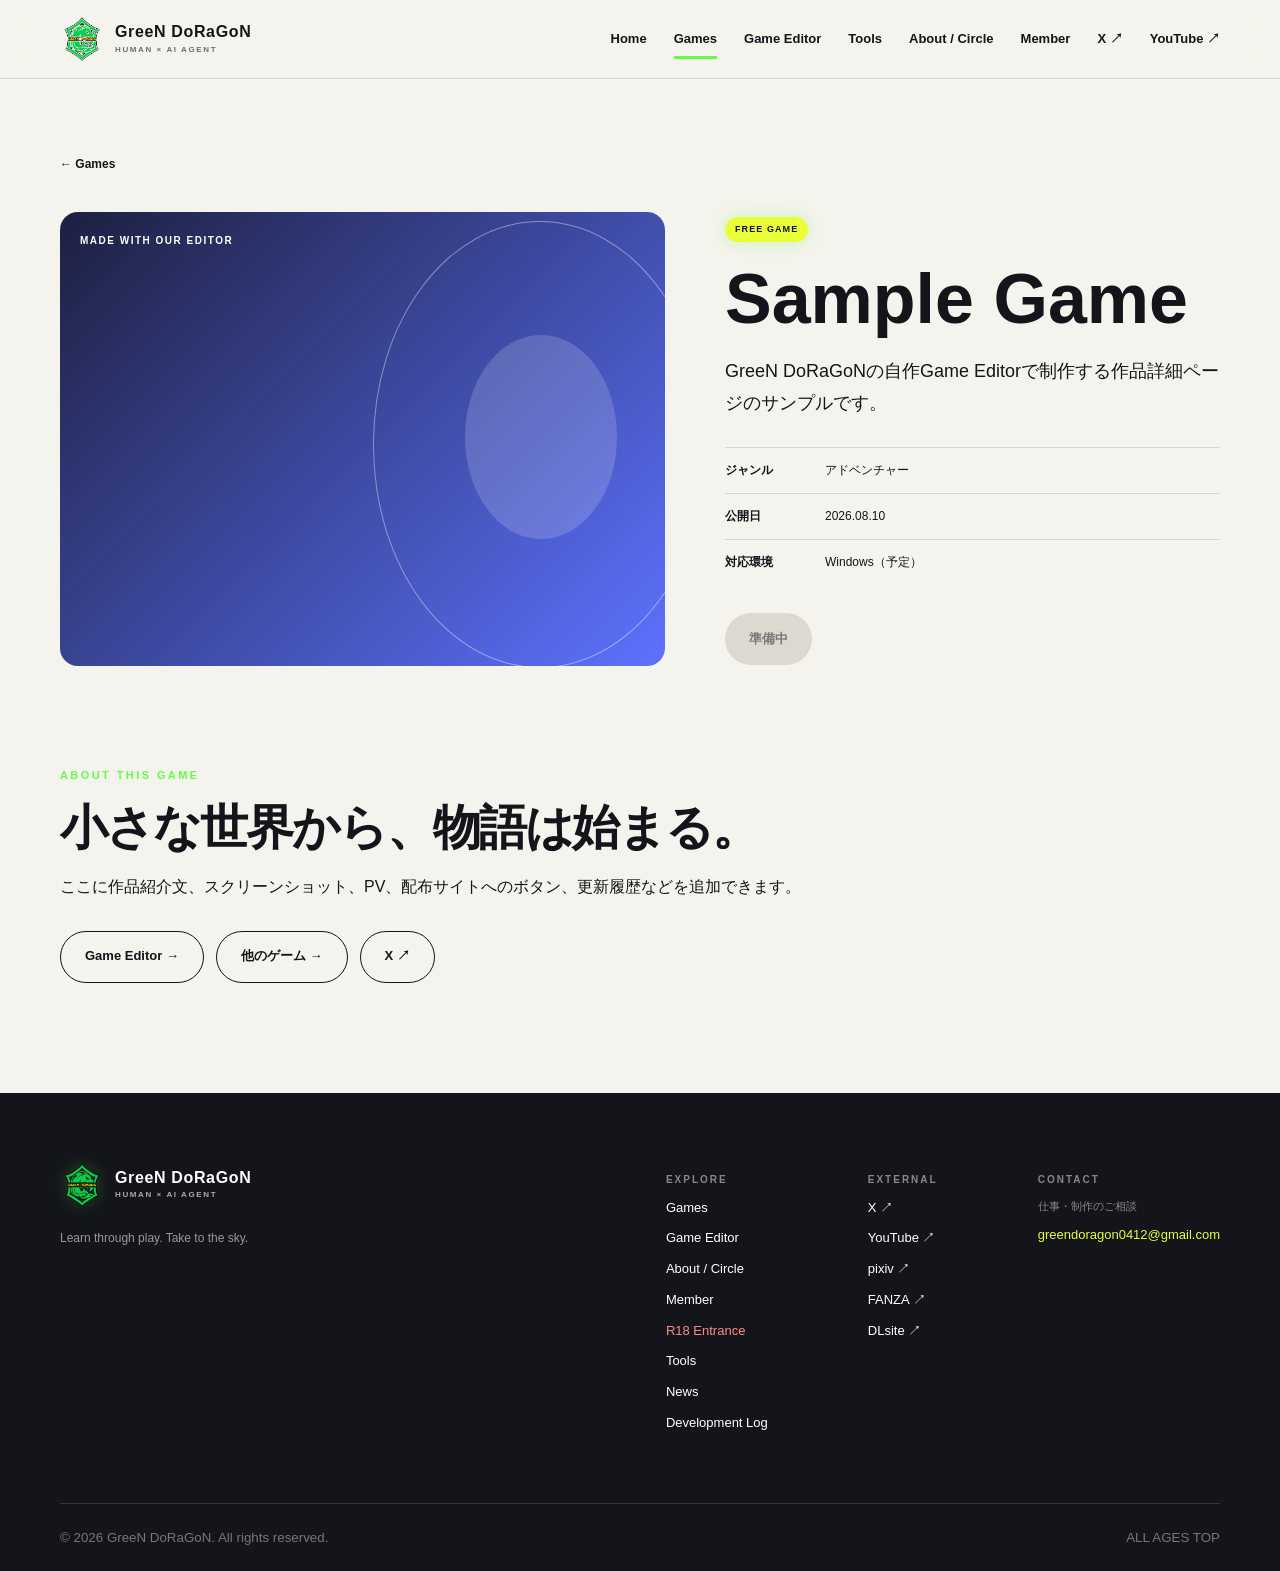
<file: games/sample-game.html>
<!doctype html><html lang="ja"><head><meta charset="utf-8"><meta name="viewport" content="width=device-width, initial-scale=1"><meta name="description" content="GreeN DoRaGoNのサンプルゲーム詳細。"><title>Sample Game — GreeN DoRaGoN</title><link rel="stylesheet" href="../assets/style.css"><script src="../assets/site-data.js" defer></script><script src="../assets/app.js" defer></script></head>
<body data-page="games" data-depth="1"><a class="skip-link" href="#main">本文へ移動</a><div data-site-header></div><main id="main"><article class="wrap detail"><a class="back-link" href="index.html">← Games</a><div class="detail-grid"><div class="thumb thumb-a large" role="img" aria-label="サンプルゲームの仮サムネイル"><span>MADE WITH OUR EDITOR</span></div><div><span class="category-tag free">FREE GAME</span><h1>Sample Game</h1><p class="lead">GreeN DoRaGoNの自作Game Editorで制作する作品詳細ページのサンプルです。</p><dl class="spec-list"><div><dt>ジャンル</dt><dd>アドベンチャー</dd></div><div><dt>公開日</dt><dd>2026.08.10</dd></div><div><dt>対応環境</dt><dd>Windows（予定）</dd></div></dl><span class="button disabled" aria-disabled="true">準備中</span></div></div><section class="detail-copy"><p class="eyebrow">ABOUT THIS GAME</p><h2>小さな世界から、物語は始まる。</h2><p>ここに作品紹介文、スクリーンショット、PV、配布サイトへのボタン、更新履歴などを追加できます。</p><div class="button-row"><a class="button ghost" href="../game-editor/index.html">Game Editor →</a><a class="button ghost" href="index.html">他のゲーム →</a><a class="button ghost" data-external="x" href="#">X ↗</a></div></section></article></main><div data-site-footer></div></body></html>
</file>
<file: assets/style.css>
:root{--ink:#13151a;--paper:#f5f3ed;--white:#fff;--muted:#6b6e75;--line:#d8d5cc;--accent:#ff5b35;--acid:#d6ff42;--blue:#5d72ff;--radius:18px;--wrap:1160px}*{box-sizing:border-box}html{scroll-behavior:smooth}body{margin:0;background:var(--paper);color:var(--ink);font-family:"Yu Gothic UI","Hiragino Kaku Gothic ProN",Meiryo,sans-serif;line-height:1.75}a{color:inherit;text-decoration:none}button{font:inherit}.wrap{width:min(calc(100% - 48px),var(--wrap));margin-inline:auto}.skip-link{position:fixed;top:-80px;left:16px;z-index:99;background:#fff;padding:10px}.skip-link:focus{top:12px}.site-header{position:sticky;top:0;z-index:20;background:rgba(245,243,237,.92);backdrop-filter:blur(14px);border-bottom:1px solid #13151a20}.header-inner{height:78px;display:flex;align-items:center;justify-content:space-between}.brand{display:inline-flex;align-items:center;gap:11px;font-weight:800;letter-spacing:.04em;line-height:1.05}.brand b{display:grid;place-items:center;width:38px;height:38px;background:var(--ink);color:var(--acid);border-radius:9px;font-size:13px}.brand small{display:block;font-size:8px;letter-spacing:.2em;margin-top:5px;color:var(--muted)}nav{display:flex;align-items:center;gap:27px;font-size:13px;font-weight:700}nav a{position:relative}nav a[aria-current=page]:after{content:"";position:absolute;left:0;right:0;bottom:-9px;height:3px;background:var(--accent)}.menu-button{display:none;border:1px solid;background:transparent;padding:7px 11px;font-size:12px;font-weight:800}.hero{min-height:650px;display:grid;grid-template-columns:1.05fr .95fr;gap:72px;align-items:center;padding-block:80px}.eyebrow{font-size:11px;font-weight:900;letter-spacing:.22em;color:var(--accent);margin:0 0 14px;text-transform:uppercase}.hero h1,.page-hero h1{font-size:clamp(46px,6.2vw,82px);line-height:1.08;letter-spacing:-.055em;margin:0}.hero h1 span{color:var(--blue)}.lead{font-size:18px;max-width:660px}.hero-copy .lead{max-width:610px;margin:28px 0;color:#4c4f55}.button-row{display:flex;gap:12px;flex-wrap:wrap;margin-top:30px}.button{display:inline-flex;align-items:center;justify-content:center;min-height:52px;padding:0 24px;border-radius:99px;font-size:13px;font-weight:800}.button.primary{background:var(--ink);color:#fff}.button.ghost{border:1px solid}.button.disabled{background:#ddd9d0;color:#777;cursor:not-allowed}.art-window{position:relative;aspect-ratio:1;background:var(--ink);border-radius:34px;overflow:hidden;box-shadow:20px 20px 0 var(--acid)}.art-window:before,.art-window:after{content:"";position:absolute;border:1px solid #666;border-radius:50%}.art-window:before{width:65%;height:65%;left:17%;top:17%}.art-window:after{width:38%;height:38%;left:31%;top:31%}.art-label{position:absolute;top:24px;left:26px;color:#fff;font-size:10px;letter-spacing:.18em}.art-orbit{position:absolute;width:63%;height:19%;left:17%;top:40%;border:1px solid var(--acid);border-radius:50%;transform:rotate(-22deg)}.art-core{position:absolute;inset:0;display:grid;place-items:center;color:var(--acid);font:900 clamp(70px,10vw,130px)/1 Arial}.hero-art>p{text-align:right;font-size:11px;font-weight:900;letter-spacing:.2em;margin:20px 0}.section{padding-block:95px}.section-head,.category-head{display:flex;justify-content:space-between;align-items:end;gap:30px;margin-bottom:36px}.section-head h2,.category-head h2,.detail-copy h2,.related h2,.contact-band h2{font-size:clamp(30px,4vw,48px);line-height:1.2;letter-spacing:-.04em;margin:0}.section-head>p,.category-head>p{color:var(--muted);margin:0;font-size:13px}.news-list{border-top:1px solid}.news-list a{display:grid;grid-template-columns:110px 80px 1fr 30px;gap:20px;align-items:center;padding:22px 4px;border-bottom:1px solid var(--line)}.news-list time{font-size:12px}.news-list span{font-size:10px;font-weight:900;color:var(--accent)}.news-list strong{font-size:14px}.news-list i{font-style:normal}.portal-grid{display:grid;grid-template-columns:repeat(6,1fr);gap:16px}.portal-card{min-height:260px;border-radius:var(--radius);padding:24px;display:flex;flex-direction:column;justify-content:space-between;transition:transform .2s}.portal-card:hover{transform:translateY(-4px)}.portal-card:nth-child(1),.portal-card:nth-child(2){grid-column:span 3}.portal-card:nth-child(n+3){grid-column:span 2}.portal-games{background:var(--blue);color:white}.portal-editor{background:var(--acid)}.portal-about{background:var(--ink);color:white}.portal-social{background:#fff;border:1px solid var(--line)}.portal-no{font-size:11px;font-weight:900}.portal-card p{font-size:10px;letter-spacing:.17em;margin:0}.portal-card h3{font:900 clamp(30px,4vw,48px)/1 Arial;margin:7px 0 16px}.portal-card div>span{font-size:12px;font-weight:700}.statement{display:grid;grid-template-columns:1fr 2fr;border-top:1px solid}.statement h2{font-size:clamp(34px,5vw,62px);line-height:1.2;letter-spacing:-.04em;margin:0 0 26px}.statement>div>p{max-width:620px;color:var(--muted)}.text-link{display:inline-block;font-weight:800;font-size:13px;border-bottom:1px solid;padding-bottom:2px}.text-link.muted{color:var(--muted)}.site-footer{background:var(--ink);color:#fff;padding-top:70px}.brand.inverse b{background:var(--acid);color:var(--ink)}.brand.inverse small{color:#aaa}.footer-main{display:flex;justify-content:space-between}.footer-main>div>p{color:#999;font-size:12px}.footer-links{display:flex;gap:100px}.footer-links h2{text-transform:uppercase;font-size:10px;letter-spacing:.2em;color:#888}.footer-links a{display:block;font-size:13px;margin:8px 0}.footer-bottom{border-top:1px solid #34363b;margin-top:60px;padding-block:22px;display:flex;justify-content:space-between;color:#777}.page-hero{padding-block:105px 75px;border-bottom:1px solid}.page-hero>p:last-child{max-width:650px;color:var(--muted);font-size:17px}.game-section{padding-bottom:40px}.category-head>div{display:flex;align-items:center;gap:18px}.category-tag{display:inline-flex;padding:5px 10px;border-radius:99px;font-size:9px;font-weight:900;letter-spacing:.12em;background:var(--acid)}.category-tag.paid{background:var(--accent);color:white}.game-grid{display:grid;grid-template-columns:repeat(2,1fr);gap:46px 24px}.thumb{position:relative;display:flex;aspect-ratio:16/9;border-radius:var(--radius);overflow:hidden;padding:20px;color:white;background:#222}.thumb:before,.thumb:after{content:"";position:absolute;border-radius:50%}.thumb:before{width:55%;height:98%;right:-7%;top:2%;border:1px solid #ffffff66}.thumb:after{width:25%;height:45%;right:8%;top:27%;background:#ffffff29}.thumb-a{background:linear-gradient(135deg,#1d2040,#5d72ff)}.thumb-b{background:linear-gradient(135deg,#244338,#7ebc6e)}.thumb-c{background:linear-gradient(135deg,#3f1829,#ff5b35)}.thumb>span{font-size:10px;font-weight:900;letter-spacing:.15em;z-index:1}.thumb>b{position:absolute;left:22px;bottom:20px;font:900 clamp(24px,4vw,46px)/1 Arial;z-index:1}.thumb.disabled{filter:grayscale(.5)}.game-info{padding:18px 5px}.game-info>div{display:flex;gap:18px;font-size:10px;font-weight:800;color:var(--muted);text-transform:uppercase}.game-info h3{font-size:25px;margin:7px 0}.game-info p{color:var(--muted);font-size:14px}.r18-note{margin-block:80px;display:flex;gap:22px;border:1px solid var(--line);border-radius:var(--radius);padding:27px}.r18-note>span{display:grid;place-items:center;flex:0 0 48px;height:48px;background:var(--ink);color:#fff;border-radius:50%;font-weight:900}.r18-note h2{font-size:15px;margin:0}.r18-note p{font-size:12px;color:var(--muted);margin:5px 0}.detail{padding-block:70px 110px}.back-link{font-size:12px;font-weight:800}.detail-grid{display:grid;grid-template-columns:1.1fr .9fr;gap:60px;align-items:center;margin-top:35px}.thumb.large{aspect-ratio:4/3}.detail-grid h1{font-size:clamp(42px,6vw,70px);line-height:1;margin:22px 0}.spec-list{margin:28px 0}.spec-list div{display:grid;grid-template-columns:100px 1fr;border-top:1px solid var(--line);padding:12px 0;font-size:12px}.spec-list dt{font-weight:800}.spec-list dd{margin:0}.detail-copy{max-width:760px;margin-top:100px}.editor-hero{display:grid;grid-template-columns:.8fr 1.2fr;gap:55px;align-items:center}.status{display:inline-flex;background:var(--acid);padding:5px 12px;border-radius:99px;font-size:11px;font-weight:900;margin-bottom:20px}.editor-mock{aspect-ratio:16/11;position:relative;border:10px solid #292c34;border-radius:16px;background:#ebe9e2;overflow:hidden;box-shadow:18px 18px 0 var(--blue)}.mock-top{position:absolute;left:0;right:0;height:8%;background:#292c34}.mock-side{position:absolute;left:0;top:8%;bottom:0;width:17%;background:#3c404b}.mock-panel{position:absolute;right:0;top:8%;bottom:0;width:21%;background:#d3d1ca}.mock-stage{position:absolute;left:20%;right:24%;top:14%;bottom:8%;background:linear-gradient(135deg,#b5bfdd,#e9c9bb)}.mock-stage i{position:absolute;width:18%;height:18%;background:var(--blue);bottom:17%;left:15%}.mock-stage i:nth-child(2){left:59%;bottom:43%;background:var(--accent)}.mock-stage b{position:absolute;width:4%;height:4%;background:var(--ink);left:47%;top:45%}.two-col{display:grid;grid-template-columns:1fr 1fr;gap:70px}.big-copy{font-size:28px;font-weight:800;line-height:1.6;margin:0}.two-col>p:last-child{color:var(--muted)}.dark-section{background:var(--ink);color:white}.feature-grid{display:grid;grid-template-columns:repeat(3,1fr);gap:1px;background:#393b40}.feature-grid article{background:var(--ink);padding:35px}.feature-grid span{color:var(--acid);font-size:11px;font-weight:900}.feature-grid h3{font-size:21px}.feature-grid p{color:#aaa;font-size:13px}.shot-grid{display:grid;grid-template-columns:repeat(2,1fr);gap:20px}.shot-placeholder{aspect-ratio:16/9;background:repeating-linear-gradient(135deg,#e6e3dc,#e6e3dc 20px,#dedbd3 20px,#dedbd3 40px);display:grid;place-items:center;border-radius:var(--radius);font-size:10px;font-weight:900;letter-spacing:.2em;color:#8c8a83}.progress{height:10px;background:#ddd9d0;border-radius:99px;overflow:hidden}.progress div{height:100%;background:var(--blue)}.progress-label{display:flex;justify-content:space-between;font-size:11px;font-weight:800}.timeline ol{padding:0;list-style:none;margin-top:50px}.timeline li{display:grid;grid-template-columns:160px 1fr;border-top:1px solid var(--line);padding:26px 0}.timeline time{font-size:11px;font-weight:900;color:var(--accent)}.timeline h3,.timeline p{margin:0}.timeline p{color:var(--muted);font-size:13px}.related{background:var(--acid);border-radius:var(--radius);padding-inline:55px;margin-bottom:100px}.profile{display:grid;grid-template-columns:.8fr 1.2fr;gap:80px;align-items:center}.profile-mark{aspect-ratio:1;display:flex;align-items:center;justify-content:center;position:relative;background:var(--blue);border-radius:50%;color:#fff;font:900 clamp(75px,12vw,160px)/1 Arial}.profile-mark span{position:absolute;left:10%;bottom:8%;font:800 9px/1.4 Arial;letter-spacing:.15em}.profile h2{font-size:48px;margin:0}.profile>div:last-child>p:last-child{color:var(--muted)}.fields{display:grid;grid-template-columns:repeat(3,1fr);border-top:1px solid;border-left:1px solid}.fields article{min-height:230px;border-right:1px solid;border-bottom:1px solid;padding:28px}.fields span{font-size:10px;font-weight:900;color:var(--accent)}.fields h3{font:900 29px/1 Arial;margin:48px 0 14px}.fields p{font-size:12px;color:var(--muted)}.contact-band{display:flex;justify-content:space-between;align-items:center;border-top:1px solid}
@media(max-width:760px){.wrap{width:min(calc(100% - 32px),var(--wrap))}.header-inner{height:66px}.menu-button{display:block}nav{display:none;position:absolute;left:0;right:0;top:66px;background:var(--paper);padding:22px 16px 28px;flex-direction:column;align-items:flex-start;border-bottom:1px solid}nav.open{display:flex}.hero{grid-template-columns:1fr;gap:45px;padding-block:60px}.hero-art{max-width:430px;margin:auto}.section{padding-block:65px}.section-head,.category-head{align-items:flex-start;flex-direction:column;gap:8px}.portal-grid{grid-template-columns:1fr}.portal-card:nth-child(n){grid-column:span 1;min-height:220px}.statement,.two-col,.profile{grid-template-columns:1fr;gap:28px}.footer-main{flex-direction:column;gap:50px}.footer-links{gap:60px}.page-hero{padding-block:70px 50px}.game-grid,.detail-grid,.editor-hero,.shot-grid{grid-template-columns:1fr}.detail-grid{gap:32px}.detail-copy{margin-top:70px}.feature-grid,.fields{grid-template-columns:1fr}.timeline li{grid-template-columns:1fr;gap:8px}.related{margin-inline:16px;padding-inline:25px}.contact-band{align-items:flex-start;flex-direction:column}.news-list a{grid-template-columns:85px 60px 1fr;gap:8px}.news-list i{display:none}.profile-mark{max-width:360px}.footer-bottom{gap:20px}.editor-mock{order:-1}}
.character-art:before,.character-art:after{display:none}.character-art img{display:block;width:100%;height:100%;object-fit:cover;object-position:center}
:root{--color-neon-green:#63ff45;--color-neon-yellow:#eaff38;--color-neon-glow:rgba(99,255,69,.3);--accent:var(--color-neon-green);--acid:var(--color-neon-yellow);--blue:#35df76}
.brand-copy{font-size:clamp(22px,3vw,36px);font-weight:900;line-height:1.3;letter-spacing:-.03em;margin:18px 0}.brand-copy span{color:#159f4d}.circle-title{font-family:Arial,sans-serif;text-transform:none}.duo-intro{display:grid;grid-template-columns:1fr 1fr;gap:70px;border-top:1px solid var(--ink);border-bottom:1px solid var(--line)}.duo-intro h2{font-size:clamp(32px,4.4vw,54px);line-height:1.25;letter-spacing:-.04em;margin:0}.duo-intro>div:last-child{align-self:end;color:var(--muted)}.circle-manifesto{display:grid;grid-template-columns:1fr 1fr;gap:80px}.circle-manifesto h2{font-size:clamp(42px,6vw,72px);line-height:1.2;letter-spacing:-.05em;margin:0}.circle-manifesto h2 span{color:#159f4d}.circle-manifesto>div:last-child>p:not(.lead){color:var(--muted)}.story-section{background:var(--ink);color:#fff}.story-grid{display:grid;grid-template-columns:.8fr 1.2fr;gap:90px;align-items:center}.wing-mark{position:relative;aspect-ratio:1;display:grid;place-items:center}.wing-mark:before,.wing-mark:after{content:"";position:absolute;width:68%;height:38%;border:2px solid var(--color-neon-green);filter:drop-shadow(0 0 12px var(--color-neon-glow))}.wing-mark:before{left:0;border-radius:100% 5% 100% 5%;transform:rotate(28deg)}.wing-mark:after{right:0;border-radius:5% 100% 5% 100%;transform:rotate(-28deg)}.wing-mark span{z-index:1;color:var(--color-neon-yellow);font:900 clamp(65px,11vw,130px)/1 Arial}.story-grid h2{font-size:clamp(38px,5vw,62px);margin:0}.story-grid p:not(.eyebrow){color:#b8b9bd}.story-lead{font-size:21px!important;color:#fff!important;font-weight:800}.member-pair{display:grid;grid-template-columns:1fr 54px 1fr;align-items:center}.member-cross{font:900 38px/1 Arial;text-align:center;color:#159f4d}.member-card{border:1px solid var(--ink);background:#fff}.member-portrait{position:relative;aspect-ratio:4/3;display:grid;place-items:center;overflow:hidden;background:linear-gradient(135deg,#202329,#5b5f66);color:#fff}.member-portrait>span{font:900 clamp(70px,10vw,130px)/1 Arial;color:var(--color-neon-yellow)}.member-portrait small{position:absolute;left:20px;bottom:17px;font-size:9px;letter-spacing:.17em}.miti-portrait img{width:100%;height:100%;object-fit:cover;object-position:center 38%}.member-body{padding:30px}.member-no{font-size:10px;font-weight:900;letter-spacing:.18em;color:#159f4d}.member-body h3{font:900 clamp(32px,4vw,48px)/1 Arial;margin:10px 0}.member-body h3 small{font:700 13px/1 sans-serif;margin-left:10px}.member-body>strong{font-size:12px}.member-body>p:not(.member-no){color:var(--muted);font-size:13px}.member-body ul{display:flex;flex-wrap:wrap;gap:7px;list-style:none;padding:0;margin:20px 0 0}.member-body li{border:1px solid var(--line);border-radius:99px;padding:4px 9px;font-size:9px;font-weight:800}.section-intro{max-width:820px;color:var(--muted);margin:-12px 0 42px}.status,.category-tag.free{box-shadow:0 0 18px var(--color-neon-glow)}
@media(max-width:760px){.duo-intro,.circle-manifesto,.story-grid{grid-template-columns:1fr;gap:34px}.member-pair{grid-template-columns:1fr;gap:20px}.member-cross{transform:rotate(90deg)}.circle-title{font-size:clamp(52px,18vw,76px)!important}.wing-mark{max-width:320px;margin:auto}.member-portrait{aspect-ratio:16/10}}
.socho-portrait img{width:100%;height:100%;object-fit:cover;object-position:center 32%}.brand>img{display:block;width:44px;height:44px;object-fit:contain;flex:0 0 auto}.brand.inverse>img{filter:drop-shadow(0 0 8px var(--color-neon-glow))}.r18-link{color:#ff8a8a!important}.age-gate{min-height:calc(100vh - 78px);display:grid;place-items:center;padding-block:70px}.age-card{width:min(100%,720px);text-align:center;background:#fff;border:1px solid var(--ink);border-radius:var(--radius);padding:clamp(35px,7vw,75px);box-shadow:18px 18px 0 #26161b}.age-badge{display:grid;place-items:center;width:78px;height:78px;margin:0 auto 24px;border-radius:50%;background:#b8193d;color:#fff;font:900 24px/1 Arial}.age-card h1{font-size:clamp(34px,6vw,58px);line-height:1.18;margin:0 0 18px}.age-card>p{color:var(--muted);max-width:560px;margin:0 auto}.age-actions{display:flex;justify-content:center;gap:12px;flex-wrap:wrap;margin-top:34px}.button.danger{background:#b8193d;color:#fff}.r18-body{--accent:#ff4d76;--blue:#b8193d}.r18-hero{border-bottom-color:#b8193d}.r18-status{display:inline-flex;background:#b8193d;color:#fff;padding:5px 10px;border-radius:99px;font-size:10px;font-weight:900;letter-spacing:.12em}.empty-r18{border:1px dashed #a9a5a0;border-radius:var(--radius);padding:70px 30px;text-align:center}.empty-r18 h2{font-size:30px;margin:0}.empty-r18 p{color:var(--muted)}
.portal-r18{grid-column:span 6!important;min-height:190px;background:#3a1721;color:#fff;border:1px solid #b8193d}.portal-r18 .portal-no,.portal-r18 p{color:#ff8aa4}.portal-r18:hover{box-shadow:0 0 22px rgba(184,25,61,.24)}
@media(max-width:760px){.portal-r18{grid-column:span 1!important;min-height:200px}}
.r18-work-grid{display:grid;grid-template-columns:repeat(2,1fr);gap:24px}.r18-work-card{background:#fff;border:1px solid #c8c3c0;border-radius:var(--radius);overflow:hidden}.r18-work-visual{position:relative;aspect-ratio:16/9;padding:22px;color:#fff;overflow:hidden;background:#2c141c}.r18-work-visual:before,.r18-work-visual:after{content:"";position:absolute;border:1px solid #ffffff55;border-radius:50%}.r18-work-visual:before{width:60%;height:105%;right:-10%;top:-2%}.r18-work-visual:after{width:30%;height:52%;right:5%;top:24%;background:#ffffff13}.r18-work-visual.visual-one{background:linear-gradient(135deg,#210f17,#b8193d)}.r18-work-visual.visual-two{background:linear-gradient(135deg,#151228,#7040a0)}.r18-work-visual span{position:relative;z-index:1;font-size:10px;font-weight:900;letter-spacing:.15em}.r18-work-visual b{position:absolute;z-index:1;left:22px;bottom:18px;font:900 clamp(24px,3.5vw,42px)/1 Arial}.r18-work-body{padding:26px}.work-label{font-size:9px!important;font-weight:900;letter-spacing:.14em;color:#b8193d!important}.r18-work-body h3{font-size:clamp(20px,2.4vw,28px);line-height:1.5;margin:10px 0}.r18-work-body>p{font-size:13px;color:var(--muted)}.store-buttons{display:grid;grid-template-columns:1fr 1fr;gap:9px;margin-top:22px}.store-button{display:flex;justify-content:center;align-items:center;min-height:48px;border-radius:10px;font-size:12px;font-weight:900}.store-button.dlsite{background:#2477d4;color:#fff}.store-button.fanza{background:#ea1f50;color:#fff}.r18-exit{display:flex;gap:12px;justify-content:center;padding-block:0 90px}@media(max-width:760px){.r18-work-grid{grid-template-columns:1fr}.store-buttons{grid-template-columns:1fr}.r18-exit{flex-wrap:wrap}}
.r18-work-visual.actual-art{padding:0;background:#17171b}.r18-work-visual.actual-art:before,.r18-work-visual.actual-art:after{display:none}.r18-work-visual.actual-art img{display:block;width:100%;height:100%;object-fit:cover;object-position:center}
.editor-shot{margin:0;background:#fff;border:1px solid var(--line);border-radius:var(--radius);overflow:hidden}.editor-shot img{display:block;width:100%;height:auto;aspect-ratio:16/10;object-fit:contain;background:#e9e9e9}.editor-shot figcaption{padding:20px}.editor-shot figcaption span{display:block;font-size:9px;font-weight:900;letter-spacing:.16em;color:#159f4d}.editor-shot figcaption strong{display:block;font-size:18px;margin-top:5px}.editor-shot figcaption p{font-size:12px;color:var(--muted);margin:6px 0 0}
.portfolio-section{background:#e9e7df;border-block:1px solid var(--ink)}.portfolio-heading{display:grid;grid-template-columns:1.2fr .8fr;gap:60px;align-items:end;margin-bottom:50px}.portfolio-heading h2{font-size:clamp(38px,5vw,62px);line-height:1.15;letter-spacing:-.05em;margin:0}.portfolio-heading>div:first-child>p:last-child{max-width:700px;color:var(--muted)}.portfolio-stats{display:grid;grid-template-columns:repeat(3,1fr);border:1px solid var(--ink);background:var(--ink);gap:1px}.portfolio-stats>div{background:var(--paper);padding:20px 14px}.portfolio-stats strong{display:block;font:900 30px/1 Arial;color:#159f4d}.portfolio-stats span{display:block;font-size:9px;font-weight:800;line-height:1.5;margin-top:8px}.portfolio-grid{display:grid;grid-template-columns:repeat(2,1fr);gap:18px}.portfolio-card{background:var(--paper);border:1px solid #bbb7ae;border-radius:var(--radius);padding:30px}.portfolio-card.featured{border-top:5px solid var(--color-neon-green)}.portfolio-card.wide{grid-column:span 2}.portfolio-no{font-size:9px!important;font-weight:900;letter-spacing:.16em;color:#159f4d!important}.portfolio-card h3{font-size:clamp(24px,3vw,34px);line-height:1.25;margin:9px 0 18px}.portfolio-card h4{font-size:15px;margin:0 0 10px}.portfolio-card>p:not(.portfolio-no),.portfolio-split p,.creative-list p{font-size:13px;color:var(--muted)}.portfolio-card ul{padding-left:20px;margin:18px 0}.portfolio-card li{font-size:12px;margin:6px 0}.skill-tags{display:flex;flex-wrap:wrap;gap:7px;margin-top:22px}.skill-tags span{background:#fff;border:1px solid var(--line);border-radius:99px;padding:5px 10px;font-size:9px;font-weight:800}.portfolio-split{display:grid;grid-template-columns:1fr 1fr;gap:55px}.portfolio-note{font-size:10px!important;border-top:1px solid var(--line);padding-top:13px;margin-top:20px}.creative-list{display:grid;grid-template-columns:1fr 1fr;gap:14px}.creative-list>div{border-top:1px solid var(--ink);padding-top:10px}.creative-list strong{font-size:10px;letter-spacing:.12em;color:#159f4d}.creative-list p{margin:5px 0}.current-projects{margin-top:18px;padding:34px;border-radius:var(--radius);background:var(--ink);color:#fff;display:grid;grid-template-columns:.7fr 1.3fr;gap:40px}.current-projects h3{font-size:34px;margin:0}.current-projects ul{display:grid;grid-template-columns:1fr 1fr;gap:9px 30px;margin:0;padding-left:20px}.current-projects li{font-size:12px;color:#ccc}
@media(max-width:760px){.portfolio-heading,.portfolio-grid,.portfolio-split,.current-projects{grid-template-columns:1fr}.portfolio-card.wide{grid-column:span 1}.portfolio-stats{grid-template-columns:repeat(3,1fr)}.portfolio-stats>div{padding:14px 8px}.portfolio-stats strong{font-size:24px}.creative-list,.current-projects ul{grid-template-columns:1fr}.portfolio-card{padding:24px}}
.footer-links{flex-wrap:wrap}.footer-contact{max-width:250px}.footer-contact p{font-size:11px;color:#888;margin:0 0 6px}.footer-contact a{overflow-wrap:anywhere;color:var(--color-neon-yellow)}.contact-band>div:first-child>p:last-child{font-size:13px;color:var(--muted)}
.log-teaser{display:grid;grid-template-columns:1fr 1fr;gap:70px;align-items:center;background:var(--color-neon-yellow);border-radius:var(--radius);padding-inline:55px}.log-teaser h2{font-size:clamp(34px,4.5vw,56px);line-height:1.22;letter-spacing:-.04em;margin:0}.log-teaser>div:last-child p{max-width:550px}.archive-list{border-top:1px solid var(--ink)}.archive-list article{display:grid;grid-template-columns:120px 85px 1fr;gap:24px;padding:28px 4px;border-bottom:1px solid var(--line)}.archive-list time{font-size:11px}.archive-list>article>span{font-size:9px;font-weight:900;letter-spacing:.12em;color:#159f4d}.archive-list h2{font-size:21px;margin:0}.archive-list p{font-size:13px;color:var(--muted);margin:6px 0}.log-filter-note{display:flex;flex-wrap:wrap;gap:8px;margin-bottom:45px}.log-filter-note span{border:1px solid var(--ink);border-radius:99px;padding:5px 11px;font-size:9px;font-weight:900}.log-entries{border-top:1px solid var(--ink)}.log-entries article{display:grid;grid-template-columns:230px 1fr;gap:45px;padding:45px 5px;border-bottom:1px solid var(--line)}.log-entries time,.log-entries article>div:first-child span{display:block;font-size:10px;font-weight:900;letter-spacing:.1em}.log-entries article>div:first-child span{color:#159f4d;margin-top:5px}.log-entries h2{font-size:clamp(25px,3vw,38px);margin:0}.log-entries p,.log-entries li{font-size:13px;color:var(--muted)}.log-placeholder{border-left:3px solid var(--color-neon-green);padding-left:14px}.coming-log{opacity:.65}.adult-detail{padding-block:65px 100px}.adult-detail-hero{display:grid;grid-template-columns:1fr 1fr;gap:55px;align-items:center;margin-top:35px}.adult-detail-hero>img{display:block;width:100%;border-radius:var(--radius);aspect-ratio:16/10;object-fit:cover}.adult-detail-hero h1{font-size:clamp(30px,4.3vw,50px);line-height:1.35;margin:12px 0}.adult-detail-hero>div>p{color:var(--muted)}.detail-slots{display:grid;grid-template-columns:repeat(2,1fr);gap:16px;margin-top:80px}.detail-slots>div{border:1px solid var(--line);border-radius:var(--radius);padding:28px}.detail-slots span{font-size:9px;font-weight:900;color:#b8193d}.detail-slots h2{font-size:20px;margin:8px 0}.detail-slots p{font-size:12px;color:var(--muted);margin:0}
@media(max-width:760px){.log-teaser,.adult-detail-hero{grid-template-columns:1fr;gap:28px}.log-teaser{margin-inline:16px;padding-inline:25px}.archive-list article,.log-entries article{grid-template-columns:1fr;gap:8px}.detail-slots{grid-template-columns:1fr}.adult-detail-hero h1{font-size:29px}}
.adult-detail-hero{grid-template-columns:minmax(0,.72fr) minmax(0,1.28fr);max-width:1060px;margin-inline:auto}.adult-detail>.back-link{display:inline-block;margin-bottom:5px}.work-content{display:grid;grid-template-columns:minmax(0,1.5fr) minmax(280px,.5fr);gap:55px;margin-top:85px;align-items:start}.work-main{display:grid;gap:65px}.work-main h2,.work-spec h2{font-size:clamp(28px,3.5vw,42px);margin:0 0 22px}.story-copy p{font-size:14px;line-height:2;color:#4e5056}.story-copy blockquote{margin:28px 0;padding:18px 22px;border-left:4px solid #b8193d;background:#fff;font-weight:800}.content-tags{display:flex;flex-wrap:wrap;gap:9px}.content-tags span{background:#3a1721;color:#fff;border-radius:99px;padding:7px 13px;font-size:11px;font-weight:800}.work-spec{position:sticky;top:105px;background:#fff;border:1px solid var(--line);border-radius:var(--radius);padding:28px}.work-spec>p:not(.eyebrow){font-size:13px;color:var(--muted)}.work-spec dl{margin:25px 0 0}.work-spec dl>div{border-top:1px solid var(--line);padding:12px 0}.work-spec dt{font-size:10px;font-weight:900;color:#b8193d}.work-spec dd{font-size:13px;margin:3px 0 0}.notice-box{background:#f5edf0;border-left:4px solid #b8193d;padding:14px;margin-top:22px}.notice-box strong{font-size:11px}.notice-box p{font-size:11px;color:var(--muted);margin:5px 0 0}.character-pair{display:grid;grid-template-columns:1fr 1fr;gap:12px;margin-top:28px}.character-pair>div{border:1px solid var(--line);border-radius:12px;padding:18px}.character-pair span,.character-pair small{display:block;font-size:9px;letter-spacing:.12em;color:var(--muted)}.character-pair strong{display:block;font-size:20px;margin:5px 0}
@media(max-width:760px){.adult-detail-hero,.work-content{grid-template-columns:1fr}.adult-detail-hero{max-width:100%}.work-content{gap:45px;margin-top:60px}.work-spec{position:static}.story-copy p{font-size:13px}.character-pair{grid-template-columns:1fr}}
.r18-work-grid{grid-template-columns:repeat(2,minmax(0,430px));justify-content:center}
.r18-work-visual.actual-art{aspect-ratio:auto}
.r18-work-visual.actual-art img{height:auto;object-fit:contain}
@media(max-width:760px){.r18-work-grid{grid-template-columns:1fr}}
@media(prefers-reduced-motion:reduce){html{scroll-behavior:auto}.portal-card{transition:none}}
.portal-tools{grid-column:span 6!important;min-height:190px;background:linear-gradient(125deg,#103f31,#226c54);color:#fff}.portal-tools .portal-no,.portal-tools p{color:var(--color-neon-yellow)}
.tools-intro{display:grid;grid-template-columns:.8fr 1.2fr;gap:70px}.tools-intro h2{font-size:clamp(34px,5vw,60px);line-height:1.2;margin:0}.tools-intro>p{color:var(--muted)}.tool-showcase{display:grid;gap:80px}.tool-card{display:grid;grid-template-columns:1.15fr .85fr;gap:45px;align-items:center}.tool-card:nth-child(even){grid-template-columns:.85fr 1.15fr}.tool-card:nth-child(even) .tool-screen{order:2}.tool-screen{margin:0;border:1px solid var(--line);border-radius:var(--radius);overflow:hidden;background:#fff;box-shadow:14px 14px 0 #dfe9c2}.tool-screen img{display:block;width:100%;height:auto}.tool-info .status{margin-bottom:12px}.tool-info h2{font-size:clamp(28px,4vw,46px);line-height:1.25;margin:0 0 15px}.tool-info>p{color:var(--muted);font-size:14px}.tool-features{display:grid;grid-template-columns:1fr 1fr;gap:10px;margin-top:24px}.tool-features span{border-top:1px solid var(--ink);padding-top:8px;font-size:11px;font-weight:800}.tools-note{background:var(--ink);color:#fff;border-radius:var(--radius);padding:40px}.tools-note p{color:#aaa;margin-bottom:0}
@media(max-width:760px){.portal-tools{grid-column:span 1!important}.tools-intro,.tool-card,.tool-card:nth-child(even){grid-template-columns:1fr;gap:28px}.tool-card:nth-child(even) .tool-screen{order:0}.tool-showcase{gap:65px}.tool-features{grid-template-columns:1fr}.tool-screen{box-shadow:8px 8px 0 #dfe9c2}}
.plugin-vision{display:grid;grid-template-columns:.9fr 1.1fr;gap:70px;border-top:1px solid var(--ink);border-bottom:1px solid var(--line)}.plugin-vision h2{font-size:clamp(32px,4.5vw,54px);line-height:1.25;margin:0 0 20px}.plugin-vision>div>p:last-child{color:var(--muted)}.plugin-vision ol{list-style:none;padding:0;margin:0}.plugin-vision li{display:grid;grid-template-columns:45px 1fr;column-gap:12px;border-top:1px solid var(--line);padding:17px 0}.plugin-vision li:first-child{border-top-color:var(--ink)}.plugin-vision li span{grid-row:span 2;color:#159f4d;font-size:10px;font-weight:900}.plugin-vision li strong{font-size:15px}.plugin-vision li p{font-size:12px;color:var(--muted);margin:3px 0}.plugin-vision>small{grid-column:2;font-size:10px;color:var(--muted);margin-top:-45px}
@media(max-width:760px){.plugin-vision{grid-template-columns:1fr;gap:32px}.plugin-vision>small{grid-column:1;margin-top:-12px}}
</file>
